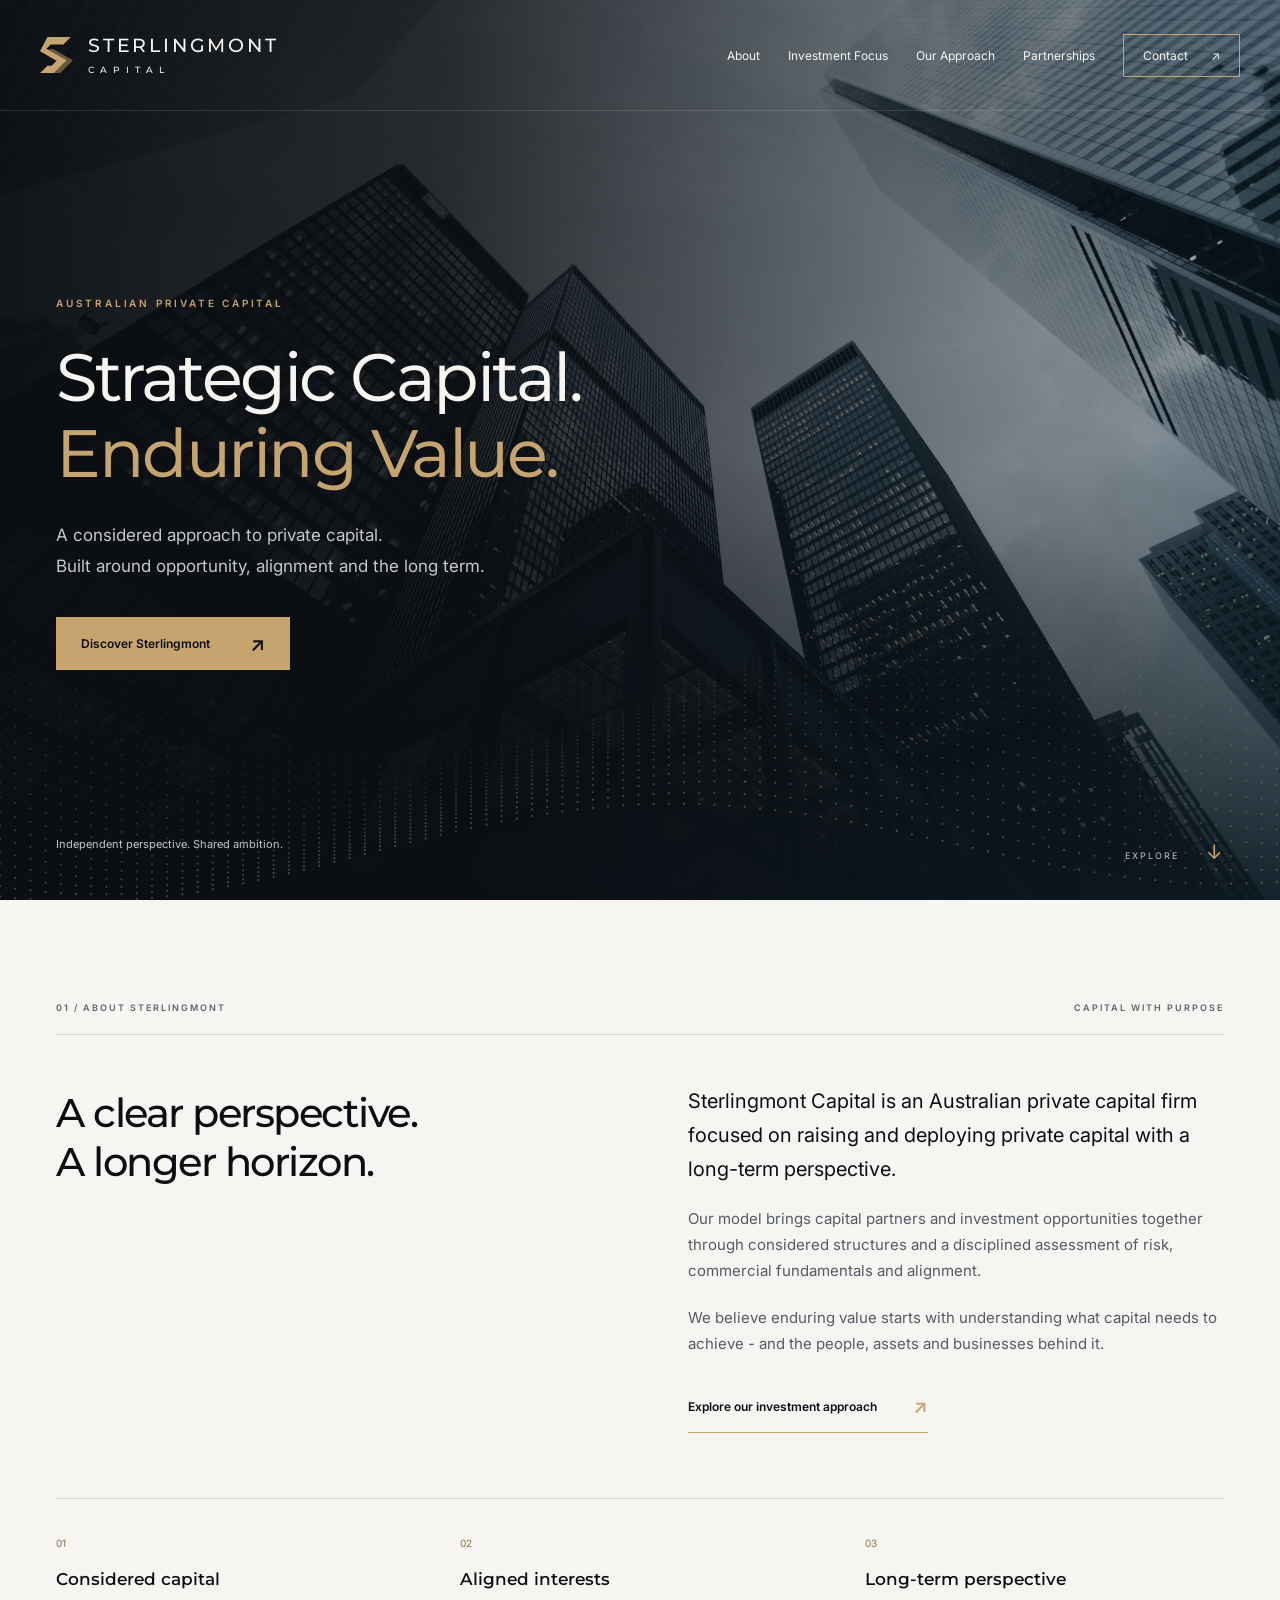
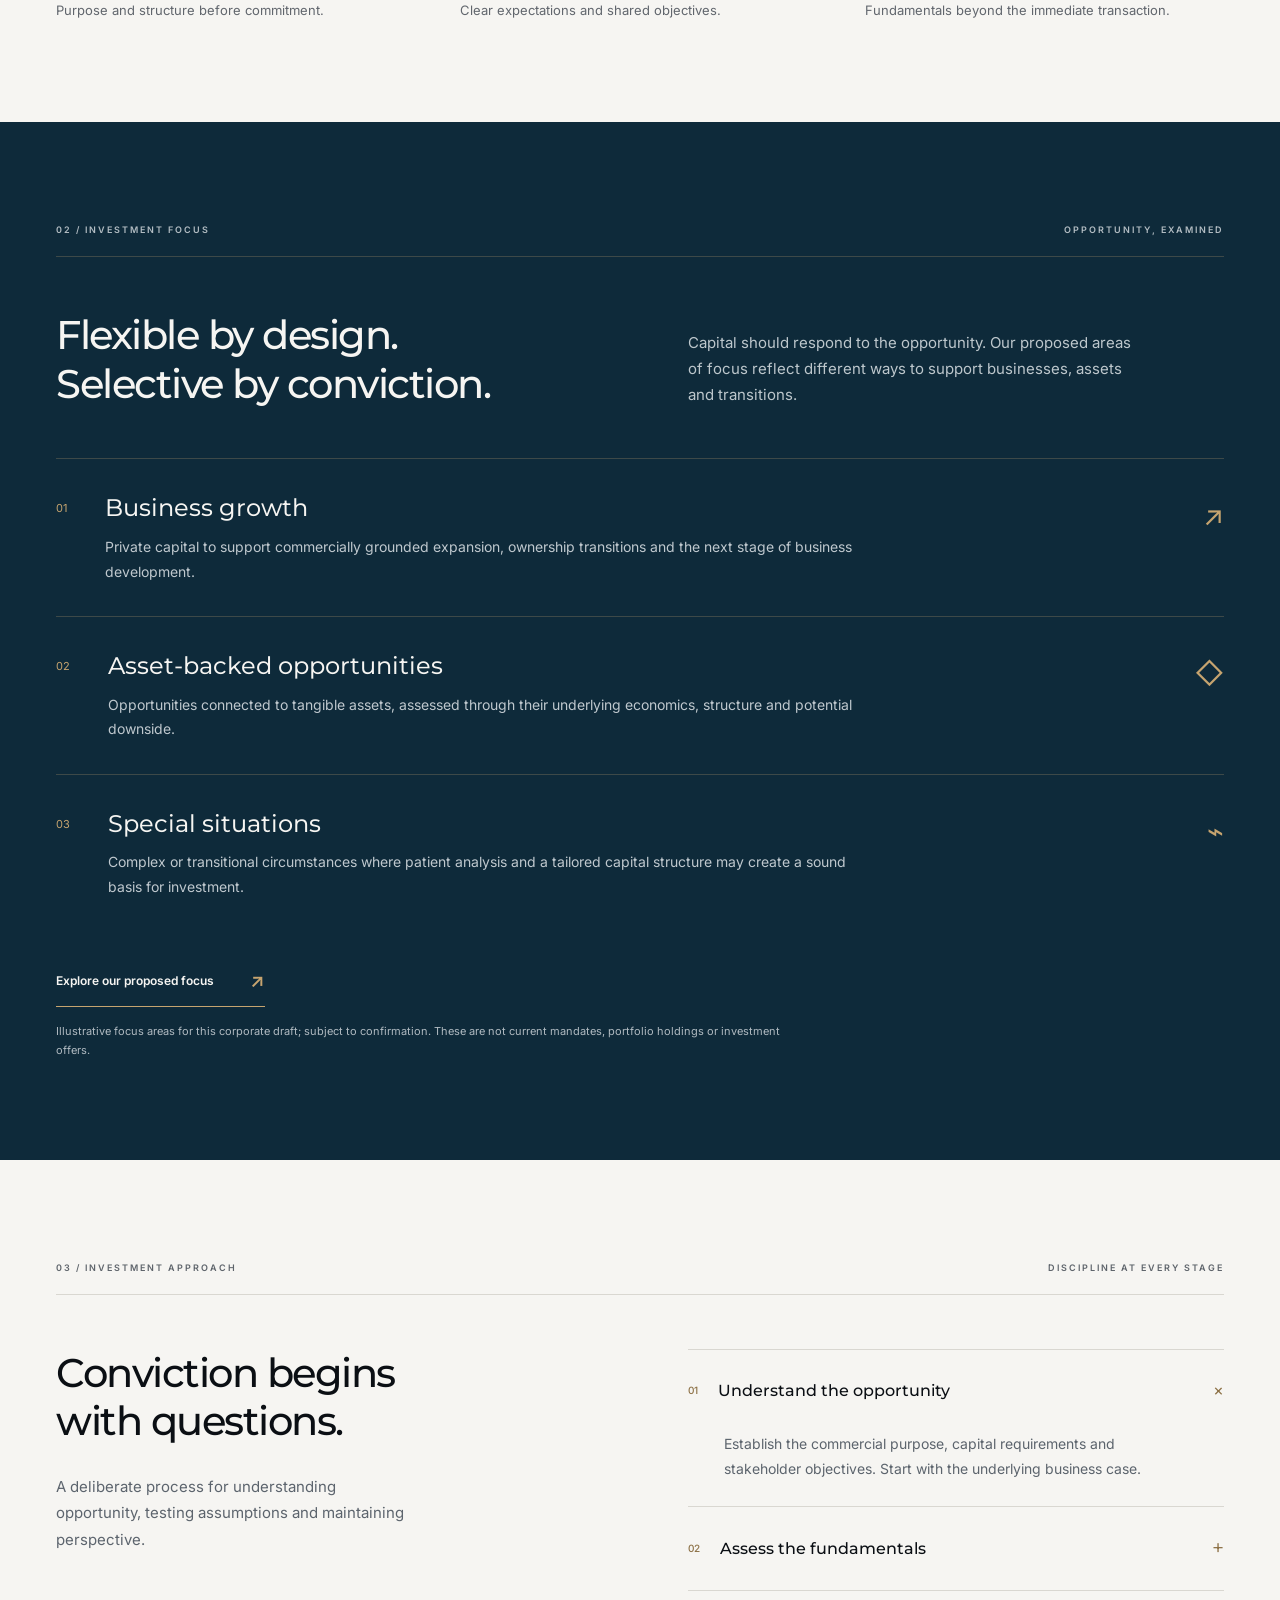
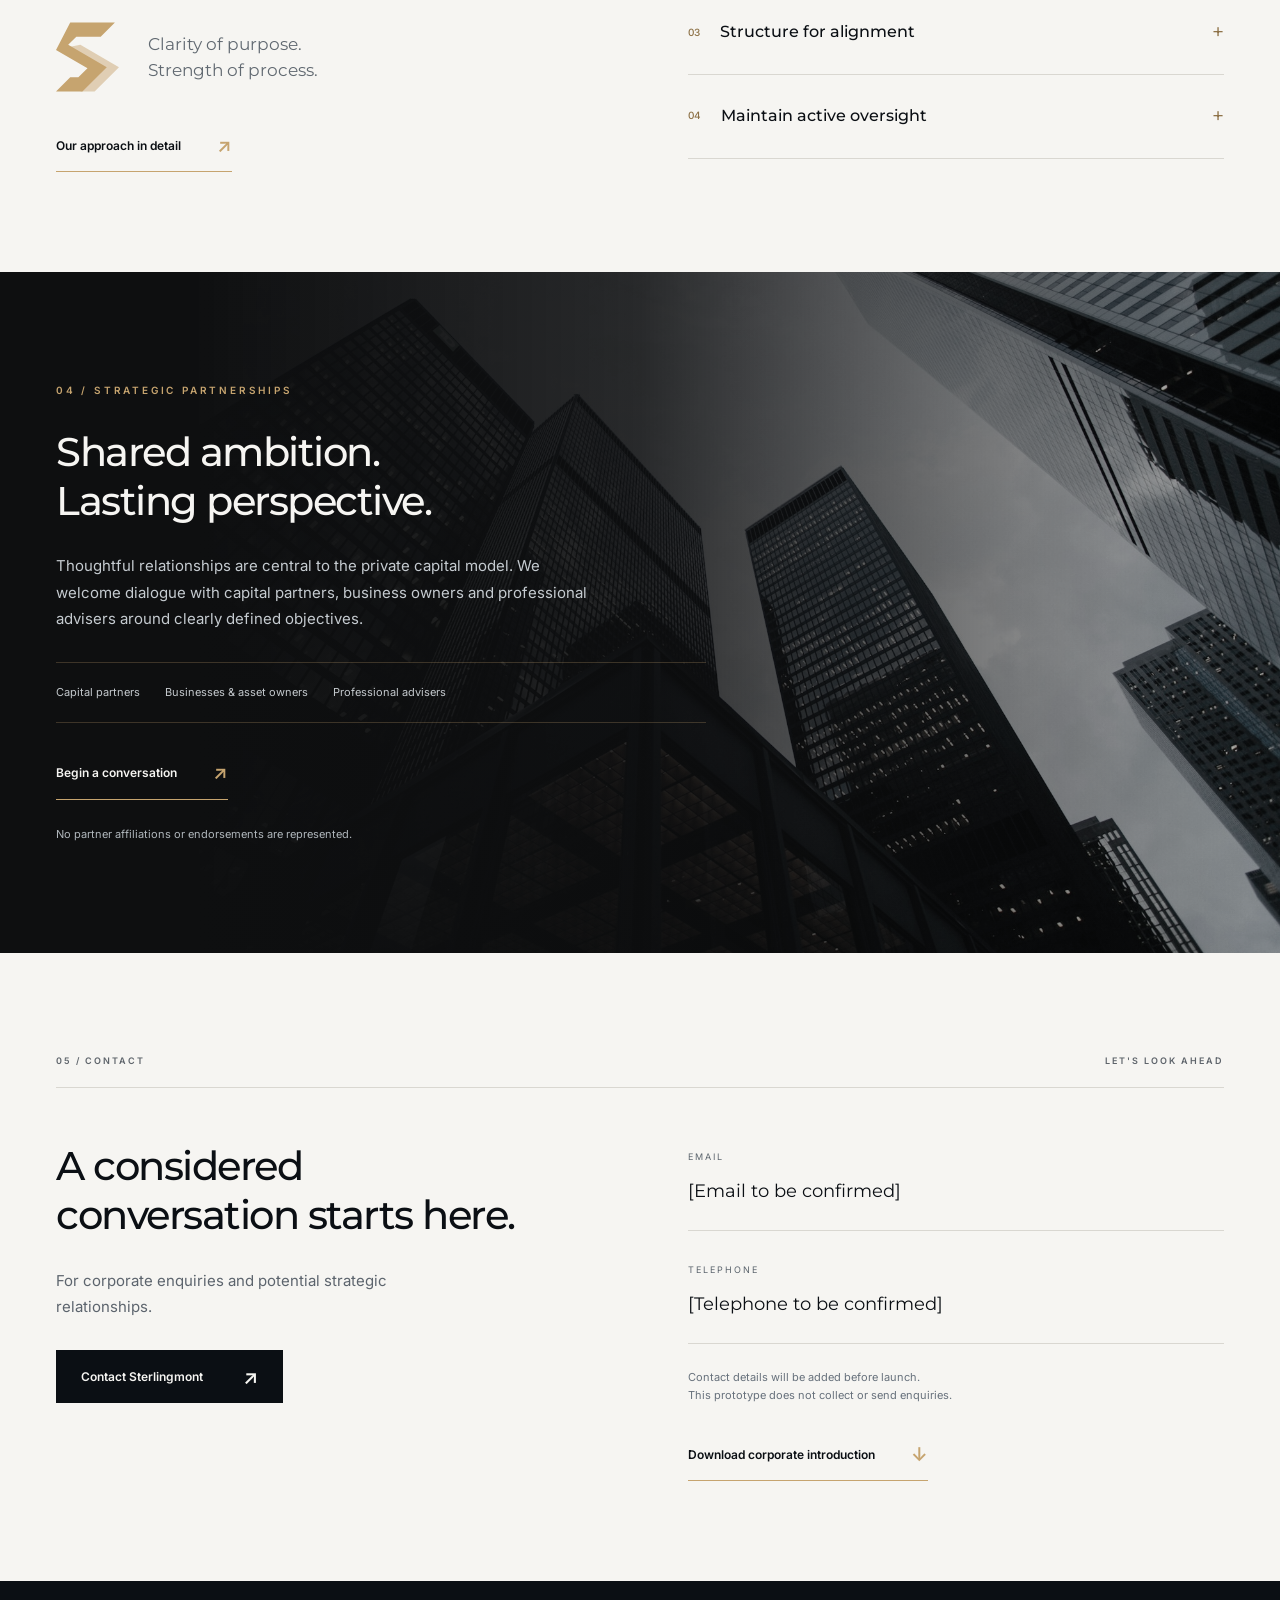
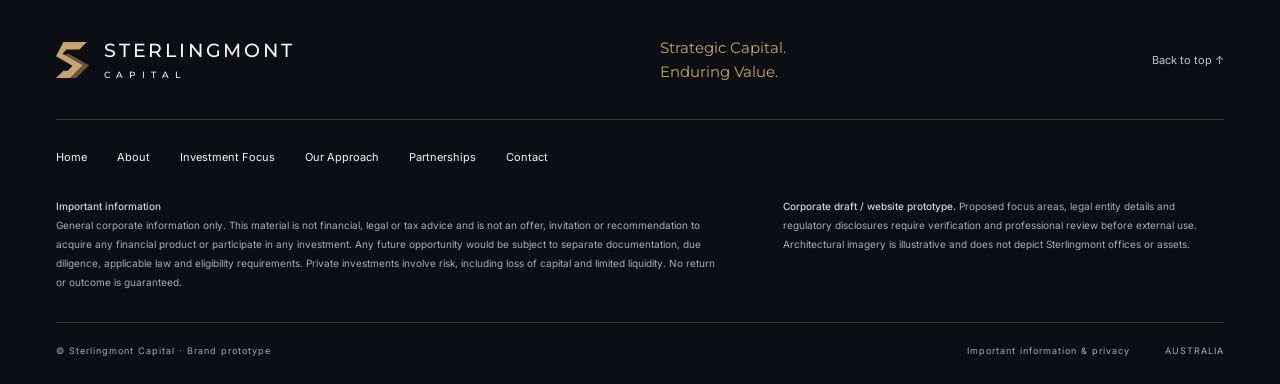
<file: index.html>
<!doctype html><html lang="en-AU"><head><meta charset="utf-8"><meta name="viewport" content="width=device-width,initial-scale=1"><meta name="description" content="Sterlingmont Capital is an Australian private capital firm focused on raising and deploying private capital with a long-term perspective."><meta name="theme-color" content="#0B0F14"><title>Strategic Capital. Enduring Value. | Sterlingmont Capital</title><link rel="icon" href="assets/monogram.svg" type="image/svg+xml"><link rel="stylesheet" href="styles.css"><link rel="stylesheet" href="pages.css"><script src="app.js" defer></script></head><body id="top"><a class="skip" href="#main">Skip to content</a><header><div class="nav-wrap"><a class="brand" href="index.html" aria-label="Sterlingmont Capital home"><img src="assets/monogram.svg" alt="" width="38" height="46"><span>STERLINGMONT<small>CAPITAL</small></span></a><button class="menu-toggle" aria-controls="navigation" aria-expanded="false">Menu <span aria-hidden="true">☰</span></button><nav id="navigation" aria-label="Main navigation"><a href="about.html">About</a><a href="investment-focus.html">Investment Focus</a><a href="investment-approach.html">Our Approach</a><a href="partnerships.html">Partnerships</a><a href="contact.html" class="nav-contact">Contact <span aria-hidden="true">↗</span></a></nav></div></header><main id="main"><section class="hero" id="home"><div class="hero-photo" role="img" aria-label="Upward view of contemporary glass architecture"></div><div class="hero-shade"></div><img class="hero-wave" src="assets/particle-wave.svg" alt=""><div class="wrap hero-content"><p class="eyebrow">AUSTRALIAN PRIVATE CAPITAL</p><h1>Strategic Capital.<br><em>Enduring Value.</em></h1><p class="hero-description">A considered approach to private capital.<br>Built around opportunity, alignment and the long term.</p><a class="button gold" href="about.html">Discover Sterlingmont <span>↗</span></a></div><div class="hero-bottom wrap"><span>Independent perspective. Shared ambition.</span><a href="#home-introduction">EXPLORE <span>↓</span></a></div></section>
<section class="about light section" id="home-introduction"><div class="wrap"><div class="section-label"><span>01 / ABOUT STERLINGMONT</span><span>CAPITAL WITH PURPOSE</span></div><div class="two-col about-grid"><h2>A clear perspective.<br>A longer horizon.</h2><div><p class="lead">Sterlingmont Capital is an Australian private capital firm focused on raising and deploying private capital with a long-term perspective.</p><p>Our model brings capital partners and investment opportunities together through considered structures and a disciplined assessment of risk, commercial fundamentals and alignment.</p><p>We believe enduring value starts with understanding what capital needs to achieve - and the people, assets and businesses behind it.</p><a class="text-link" href="investment-approach.html">Explore our investment approach <span>↗</span></a></div></div><div class="principles"><div><span>01</span><h3>Considered capital</h3><p>Purpose and structure before commitment.</p></div><div><span>02</span><h3>Aligned interests</h3><p>Clear expectations and shared objectives.</p></div><div><span>03</span><h3>Long-term perspective</h3><p>Fundamentals beyond the immediate transaction.</p></div></div></div></section>
<section class="focus section" id="expertise"><div class="wrap"><div class="section-label"><span>02 / INVESTMENT FOCUS</span><span>OPPORTUNITY, EXAMINED</span></div><div class="section-intro"><h2>Flexible by design.<br>Selective by conviction.</h2><p>Capital should respond to the opportunity. Our proposed areas of focus reflect different ways to support businesses, assets and transitions.</p></div><div class="focus-list"><article><span class="number">01</span><div><h3>Business growth</h3><p>Private capital to support commercially grounded expansion, ownership transitions and the next stage of business development.</p></div><span class="focus-symbol">↗</span></article><article><span class="number">02</span><div><h3>Asset-backed opportunities</h3><p>Opportunities connected to tangible assets, assessed through their underlying economics, structure and potential downside.</p></div><span class="focus-symbol">◇</span></article><article><span class="number">03</span><div><h3>Special situations</h3><p>Complex or transitional circumstances where patient analysis and a tailored capital structure may create a sound basis for investment.</p></div><span class="focus-symbol">⌁</span></article></div><a class="text-link" href="investment-focus.html">Explore our proposed focus <span>↗</span></a><p class="caption">Illustrative focus areas for this corporate draft; subject to confirmation. These are not current mandates, portfolio holdings or investment offers.</p></div></section>
<section class="approach light section" id="approach"><div class="wrap"><div class="section-label"><span>03 / INVESTMENT APPROACH</span><span>DISCIPLINE AT EVERY STAGE</span></div><div class="two-col"><div><h2>Conviction begins<br>with questions.</h2><p class="intro-body">A deliberate process for understanding opportunity, testing assumptions and maintaining perspective.</p><div class="approach-note"><img src="assets/monogram.svg" width="65" height="78" alt=""><p>Clarity of purpose.<br>Strength of process.</p></div><a class="text-link" href="investment-approach.html">Our approach in detail <span>↗</span></a></div><div class="steps"><details open><summary><span>01</span> Understand the opportunity <b>+</b></summary><p>Establish the commercial purpose, capital requirements and stakeholder objectives. Start with the underlying business case.</p></details><details><summary><span>02</span> Assess the fundamentals <b>+</b></summary><p>Examine cash flows, asset quality, governance and relevant risks. Test assumptions against alternative scenarios and independent information.</p></details><details><summary><span>03</span> Structure for alignment <b>+</b></summary><p>Consider appropriate terms, responsibilities and decision rights. Define expectations clearly before capital is committed.</p></details><details><summary><span>04</span> Maintain active oversight <b>+</b></summary><p>Set a framework for reporting, monitoring and review, with attention to changing conditions and the objectives established at the outset.</p></details></div></div></div></section>
<section class="partnerships section" id="partnerships"><div class="partnership-image" role="img" aria-label="Architectural detail of glass towers"></div><div class="wrap partnership-content"><p class="eyebrow">04 / STRATEGIC PARTNERSHIPS</p><h2>Shared ambition.<br>Lasting perspective.</h2><p>Thoughtful relationships are central to the private capital model. We welcome dialogue with capital partners, business owners and professional advisers around clearly defined objectives.</p><div class="partner-types"><span>Capital partners</span><span>Businesses &amp; asset owners</span><span>Professional advisers</span></div><a class="text-link" href="contact.html">Begin a conversation <span>↗</span></a><p class="caption">No partner affiliations or endorsements are represented.</p></div></section>
<section class="contact light section" id="contact"><div class="wrap"><div class="section-label"><span>05 / CONTACT</span><span>LET'S LOOK AHEAD</span></div><div class="two-col"><div><h2>A considered<br>conversation starts here.</h2><p class="intro-body">For corporate enquiries and potential strategic relationships.</p><a class="button dark" href="contact.html">Contact Sterlingmont <span>↗</span></a></div><div class="contact-details"><div><span>EMAIL</span><p>[Email to be confirmed]</p></div><div><span>TELEPHONE</span><p>[Telephone to be confirmed]</p></div><p class="caption">Contact details will be added before launch.<br>This prototype does not collect or send enquiries.</p><a class="text-link" href="Sterlingmont-Corporate-Flyer.pdf" download>Download corporate introduction <span>↓</span></a></div></div></div></section></main><footer><div class="wrap"><div class="footer-top"><a class="brand" href="index.html" aria-label="Sterlingmont Capital home"><img src="assets/monogram.svg" alt="" width="38" height="46"><span>STERLINGMONT<small>CAPITAL</small></span></a><p>Strategic Capital.<br>Enduring Value.</p><a href="#top">Back to top ↑</a></div><nav class="footer-nav" aria-label="Footer navigation"><a href="index.html">Home</a><a href="about.html">About</a><a href="investment-focus.html">Investment Focus</a><a href="investment-approach.html">Our Approach</a><a href="partnerships.html">Partnerships</a><a href="contact.html">Contact</a></nav><div class="legal"><p><strong>Important information</strong><br>General corporate information only. This material is not financial, legal or tax advice and is not an offer, invitation or recommendation to acquire any financial product or participate in any investment. Any future opportunity would be subject to separate documentation, due diligence, applicable law and eligibility requirements. Private investments involve risk, including loss of capital and limited liquidity. No return or outcome is guaranteed.</p><p><strong>Corporate draft / website prototype.</strong> Proposed focus areas, legal entity details and regulatory disclosures require verification and professional review before external use. Architectural imagery is illustrative and does not depict Sterlingmont offices or assets.</p></div><div class="footer-bottom"><span>© Sterlingmont Capital · Brand prototype</span><div><a href="information.html">Important information &amp; privacy</a><span>AUSTRALIA</span></div></div></div></footer></body></html>
</file>
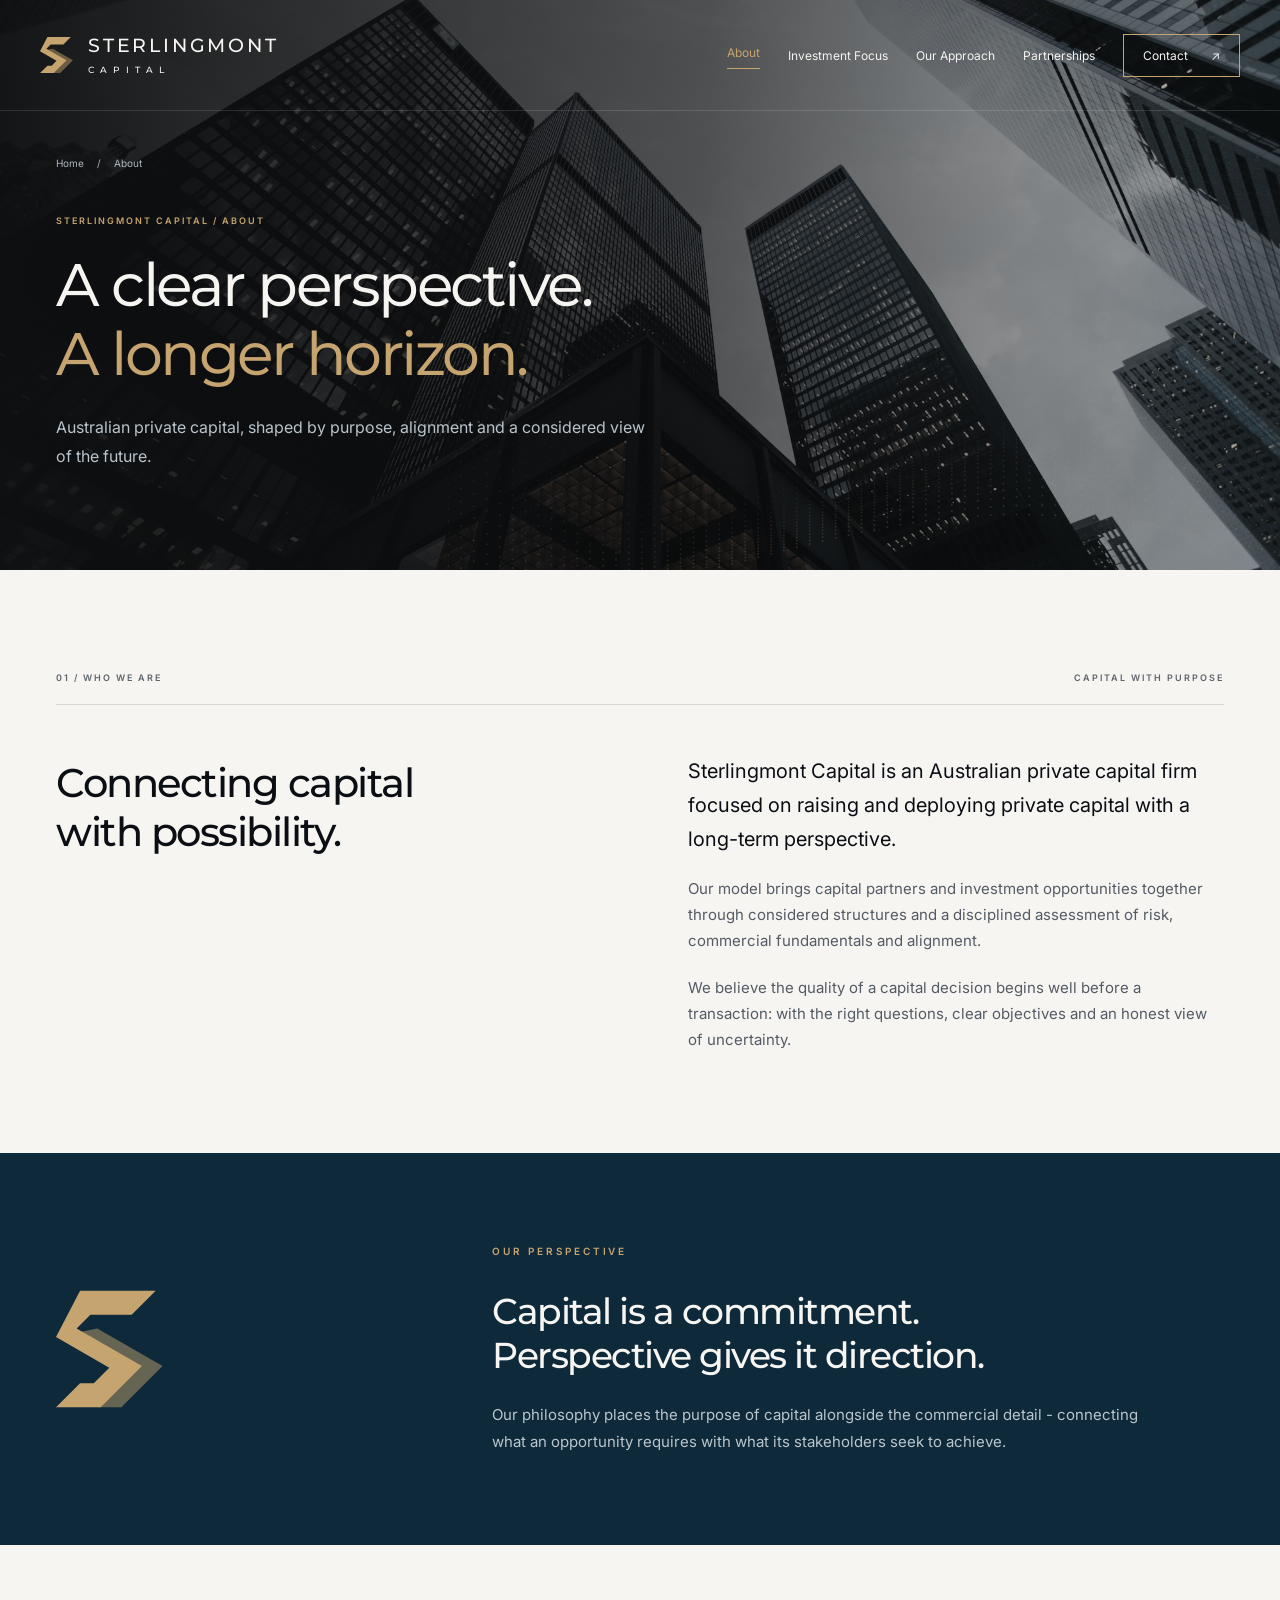
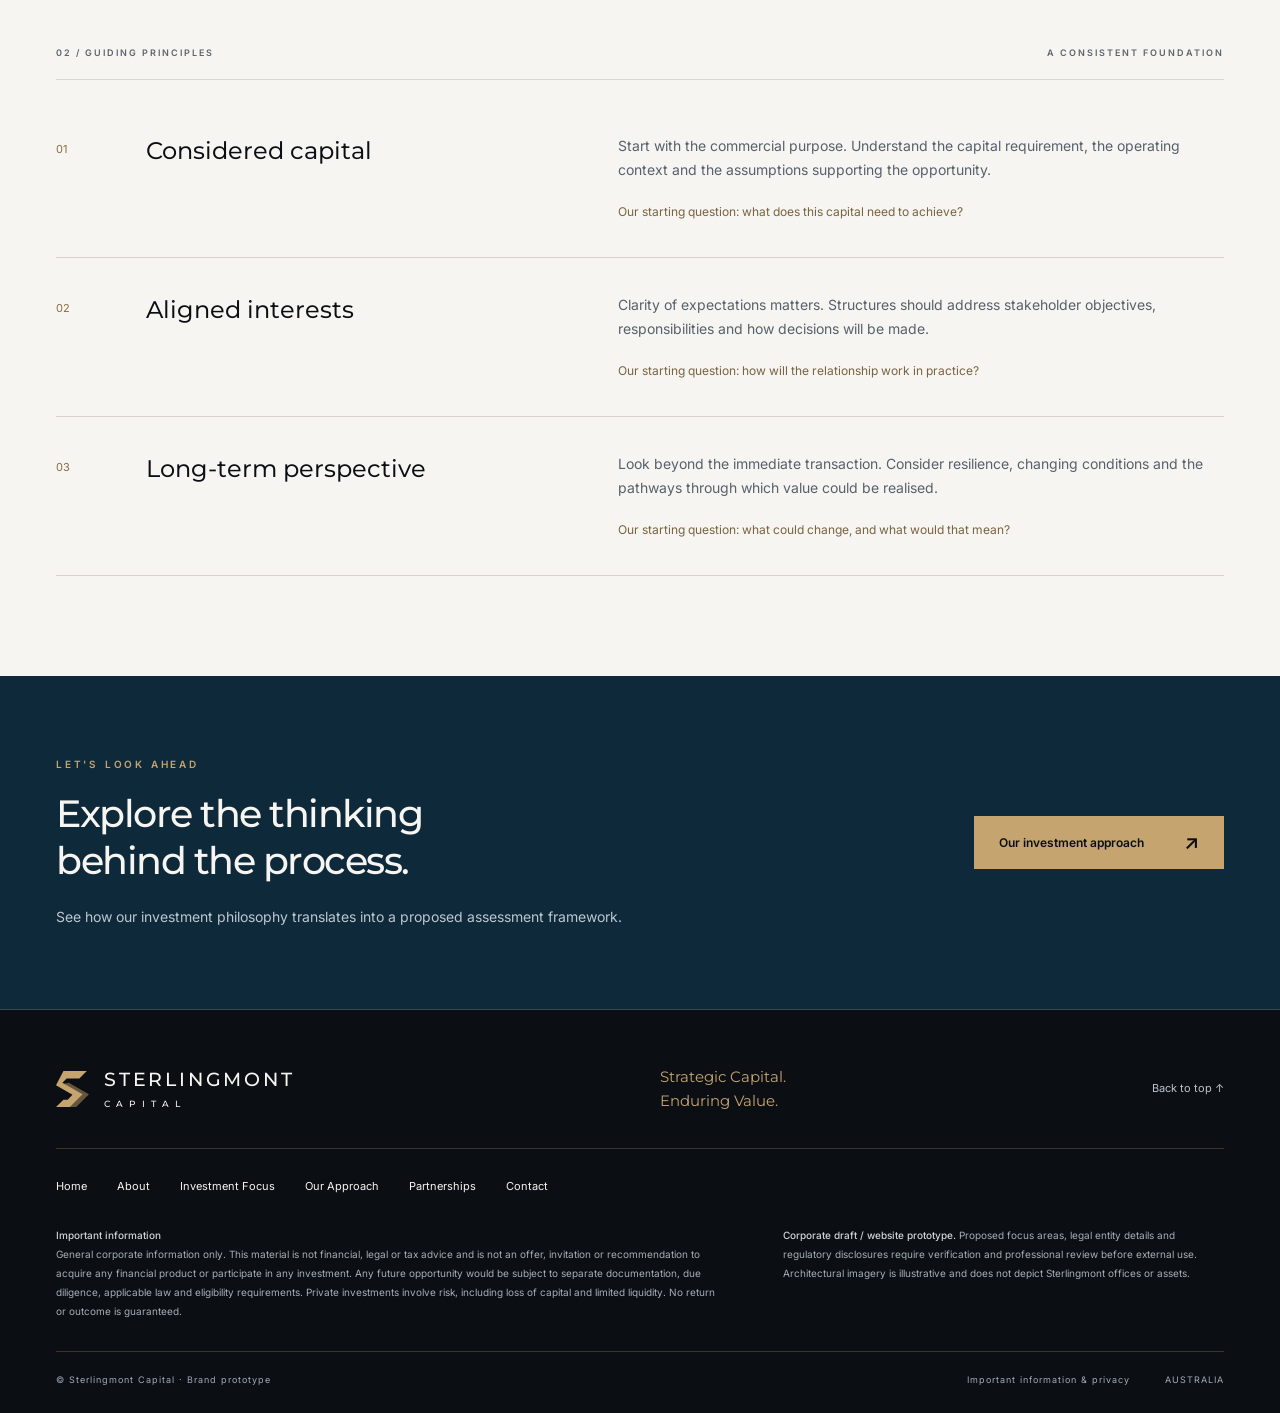
<file: about.html>
<!doctype html><html lang="en-AU"><head><meta charset="utf-8"><meta name="viewport" content="width=device-width,initial-scale=1"><meta name="description" content="The purpose, private capital model and guiding principles behind Sterlingmont Capital."><meta name="theme-color" content="#0B0F14"><title>About | Sterlingmont Capital</title><link rel="icon" href="assets/monogram.svg" type="image/svg+xml"><link rel="stylesheet" href="styles.css"><link rel="stylesheet" href="pages.css"><script src="app.js" defer></script></head><body id="top"><a class="skip" href="#main">Skip to content</a><header><div class="nav-wrap"><a class="brand" href="index.html" aria-label="Sterlingmont Capital home"><img src="assets/monogram.svg" alt="" width="38" height="46"><span>STERLINGMONT<small>CAPITAL</small></span></a><button class="menu-toggle" aria-controls="navigation" aria-expanded="false">Menu <span aria-hidden="true">☰</span></button><nav id="navigation" aria-label="Main navigation"><a href="about.html" aria-current="page">About</a><a href="investment-focus.html">Investment Focus</a><a href="investment-approach.html">Our Approach</a><a href="partnerships.html">Partnerships</a><a href="contact.html" class="nav-contact">Contact <span aria-hidden="true">↗</span></a></nav></div></header><main id="main"><section class="inner-hero architecture-hero"><div class="inner-art" aria-hidden="true"></div><img class="inner-wave" src="assets/particle-wave.svg" alt=""><div class="wrap"><div class="breadcrumb"><a href="index.html">Home</a><span>/</span><span>About</span></div><p class="eyebrow">STERLINGMONT CAPITAL / ABOUT</p><h1>A clear perspective.<br><em>A longer horizon.</em></h1><p class="inner-deck">Australian private capital, shaped by purpose, alignment and a considered view of the future.</p></div></section><section class="section light"><div class="wrap"><div class="section-label"><span>01 / WHO WE ARE</span><span>CAPITAL WITH PURPOSE</span></div><div class="two-col about-grid"><h2>Connecting capital<br>with possibility.</h2><div><p class="lead">Sterlingmont Capital is an Australian private capital firm focused on raising and deploying private capital with a long-term perspective.</p><p>Our model brings capital partners and investment opportunities together through considered structures and a disciplined assessment of risk, commercial fundamentals and alignment.</p><p>We believe the quality of a capital decision begins well before a transaction: with the right questions, clear objectives and an honest view of uncertainty.</p></div></div></div></section>
<section class="brand-statement"><div class="wrap"><img src="assets/monogram.svg" alt="" width="90" height="108"><div><p class="eyebrow">OUR PERSPECTIVE</p><h2>Capital is a commitment.<br>Perspective gives it direction.</h2><p>Our philosophy places the purpose of capital alongside the commercial detail - connecting what an opportunity requires with what its stakeholders seek to achieve.</p></div></div></section>
<section class="section light"><div class="wrap"><div class="section-label"><span>02 / GUIDING PRINCIPLES</span><span>A CONSISTENT FOUNDATION</span></div><div class="editorial-rows"><article><span>01</span><h3>Considered capital</h3><div><p>Start with the commercial purpose. Understand the capital requirement, the operating context and the assumptions supporting the opportunity.</p><p class="small-note">Our starting question: what does this capital need to achieve?</p></div></article><article><span>02</span><h3>Aligned interests</h3><div><p>Clarity of expectations matters. Structures should address stakeholder objectives, responsibilities and how decisions will be made.</p><p class="small-note">Our starting question: how will the relationship work in practice?</p></div></article><article><span>03</span><h3>Long-term perspective</h3><div><p>Look beyond the immediate transaction. Consider resilience, changing conditions and the pathways through which value could be realised.</p><p class="small-note">Our starting question: what could change, and what would that mean?</p></div></article></div></div></section><section class="closing-cta"><div class="wrap"><div><p class="eyebrow">LET'S LOOK AHEAD</p><h2>Explore the thinking<br>behind the process.</h2><p>See how our investment philosophy translates into a proposed assessment framework.</p></div><a class="button gold" href="investment-approach.html">Our investment approach<span aria-hidden="true">↗</span></a></div></section></main><footer><div class="wrap"><div class="footer-top"><a class="brand" href="index.html" aria-label="Sterlingmont Capital home"><img src="assets/monogram.svg" alt="" width="38" height="46"><span>STERLINGMONT<small>CAPITAL</small></span></a><p>Strategic Capital.<br>Enduring Value.</p><a href="#top">Back to top ↑</a></div><nav class="footer-nav" aria-label="Footer navigation"><a href="index.html">Home</a><a href="about.html">About</a><a href="investment-focus.html">Investment Focus</a><a href="investment-approach.html">Our Approach</a><a href="partnerships.html">Partnerships</a><a href="contact.html">Contact</a></nav><div class="legal"><p><strong>Important information</strong><br>General corporate information only. This material is not financial, legal or tax advice and is not an offer, invitation or recommendation to acquire any financial product or participate in any investment. Any future opportunity would be subject to separate documentation, due diligence, applicable law and eligibility requirements. Private investments involve risk, including loss of capital and limited liquidity. No return or outcome is guaranteed.</p><p><strong>Corporate draft / website prototype.</strong> Proposed focus areas, legal entity details and regulatory disclosures require verification and professional review before external use. Architectural imagery is illustrative and does not depict Sterlingmont offices or assets.</p></div><div class="footer-bottom"><span>© Sterlingmont Capital · Brand prototype</span><div><a href="information.html">Important information &amp; privacy</a><span>AUSTRALIA</span></div></div></div></footer></body></html>
</file>
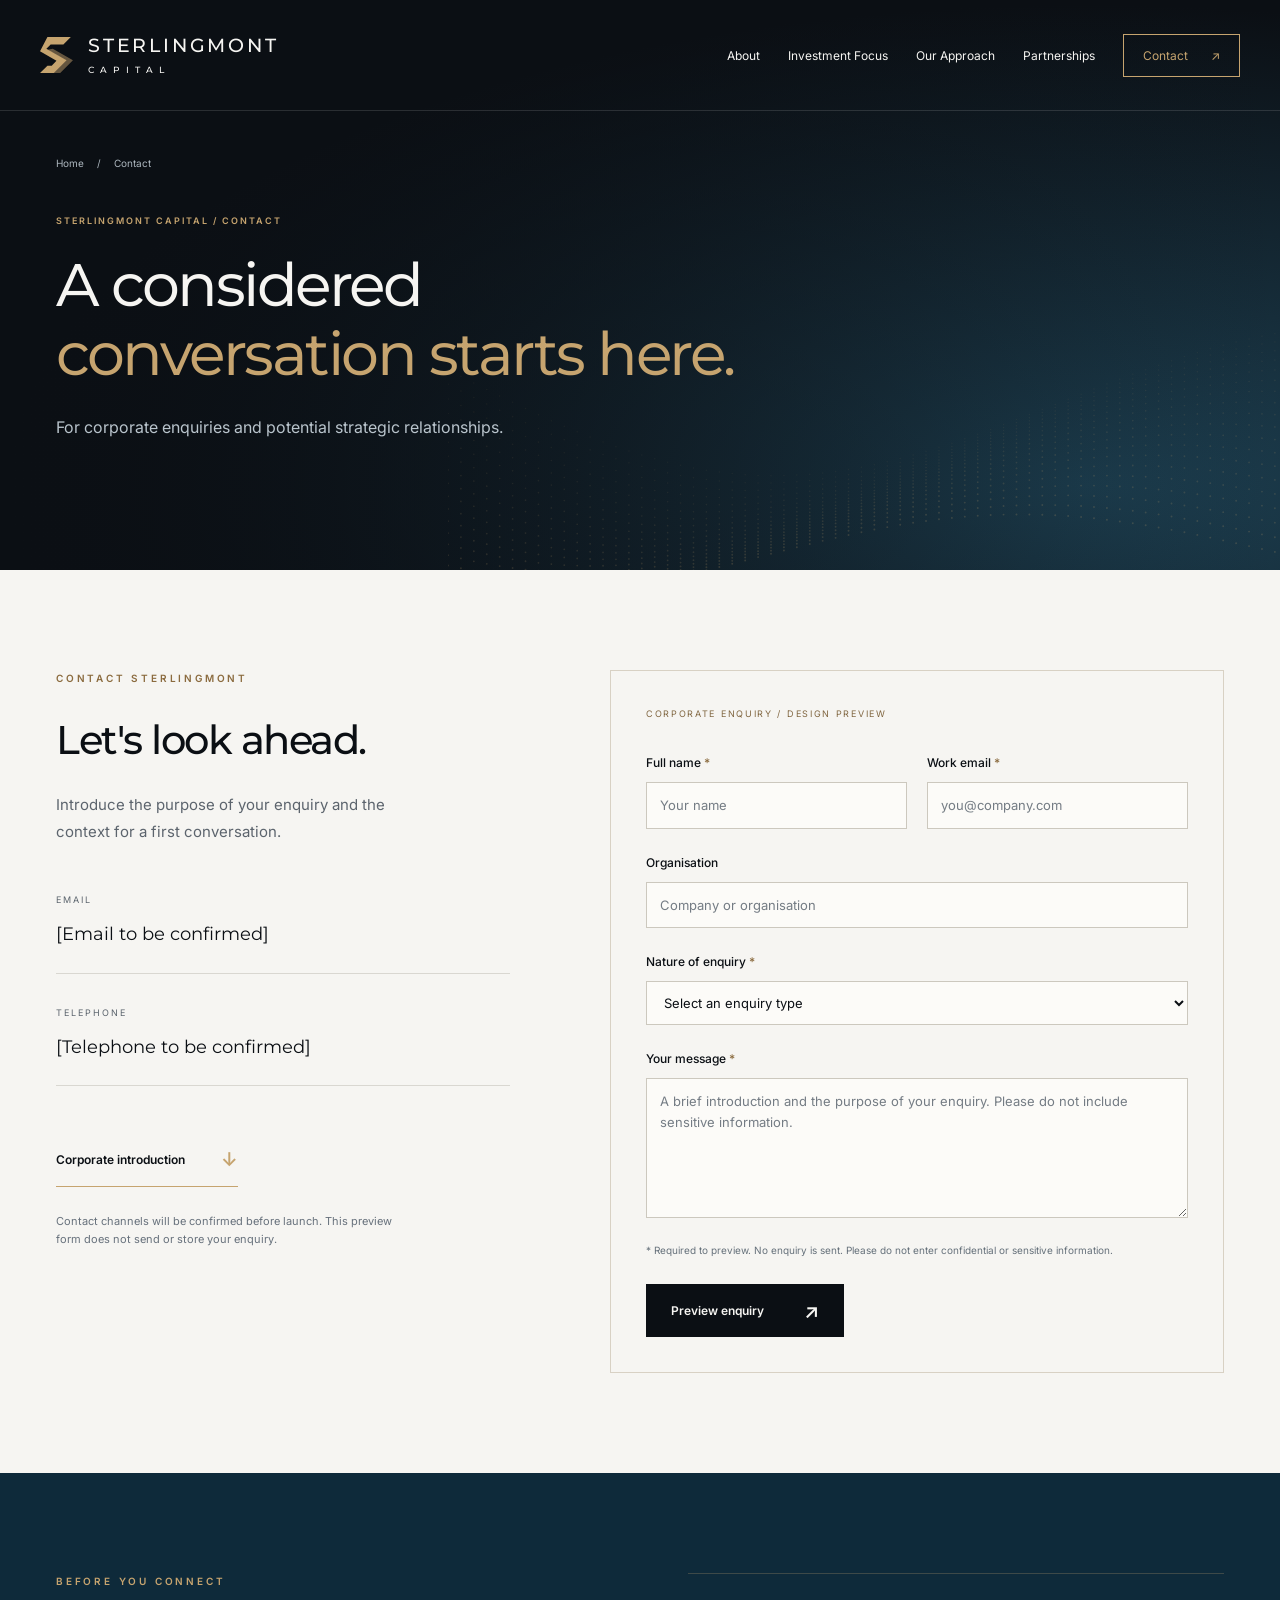
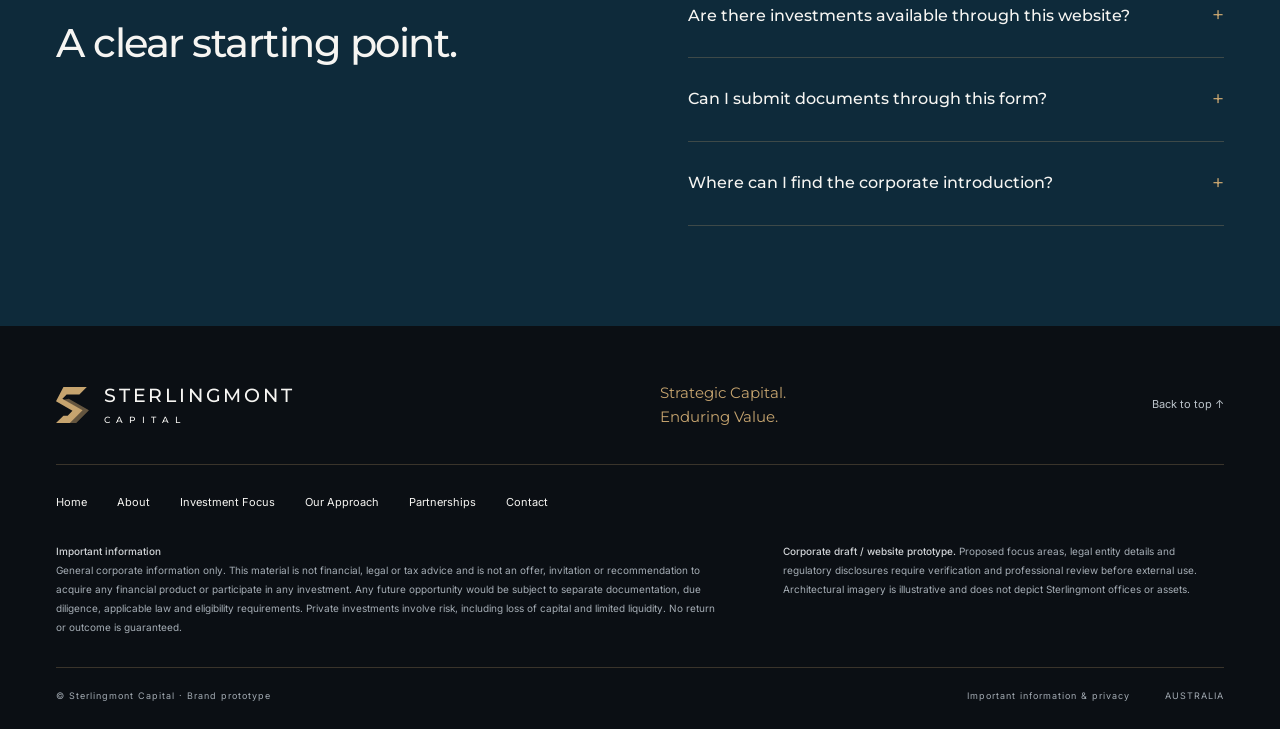
<file: contact.html>
<!doctype html><html lang="en-AU"><head><meta charset="utf-8"><meta name="viewport" content="width=device-width,initial-scale=1"><meta name="description" content="Contact Sterlingmont Capital for corporate enquiries and potential strategic relationships. Contact channels are pending confirmation."><meta name="theme-color" content="#0B0F14"><title>Contact | Sterlingmont Capital</title><link rel="icon" href="assets/monogram.svg" type="image/svg+xml"><link rel="stylesheet" href="styles.css"><link rel="stylesheet" href="pages.css"><script src="app.js" defer></script></head><body id="top"><a class="skip" href="#main">Skip to content</a><header><div class="nav-wrap"><a class="brand" href="index.html" aria-label="Sterlingmont Capital home"><img src="assets/monogram.svg" alt="" width="38" height="46"><span>STERLINGMONT<small>CAPITAL</small></span></a><button class="menu-toggle" aria-controls="navigation" aria-expanded="false">Menu <span aria-hidden="true">☰</span></button><nav id="navigation" aria-label="Main navigation"><a href="about.html">About</a><a href="investment-focus.html">Investment Focus</a><a href="investment-approach.html">Our Approach</a><a href="partnerships.html">Partnerships</a><a href="contact.html" aria-current="page" class="nav-contact">Contact <span aria-hidden="true">↗</span></a></nav></div></header><main id="main"><section class="inner-hero contact-hero"><div class="inner-art" aria-hidden="true"></div><img class="inner-wave" src="assets/particle-wave.svg" alt=""><div class="wrap"><div class="breadcrumb"><a href="index.html">Home</a><span>/</span><span>Contact</span></div><p class="eyebrow">STERLINGMONT CAPITAL / CONTACT</p><h1>A considered<br><em>conversation starts here.</em></h1><p class="inner-deck">For corporate enquiries and potential strategic relationships.</p></div></section><section class="section light"><div class="wrap contact-layout"><aside><p class="eyebrow dark-eyebrow">CONTACT STERLINGMONT</p><h2>Let's look ahead.</h2><p class="intro-body">Introduce the purpose of your enquiry and the context for a first conversation.</p><div class="contact-details"><div><span>EMAIL</span><p>[Email to be confirmed]</p></div><div><span>TELEPHONE</span><p>[Telephone to be confirmed]</p></div></div><a class="text-link" href="Sterlingmont-Corporate-Flyer.pdf" download>Corporate introduction <span>↓</span></a><p class="caption contact-disclosure">Contact channels will be confirmed before launch. This preview form does not send or store your enquiry.</p></aside><div class="enquiry-panel"><p class="micro-label">CORPORATE ENQUIRY / DESIGN PREVIEW</p><form id="enquiry-form"><div class="form-row"><label>Full name <span>*</span><input name="name" autocomplete="name" required maxlength="120" placeholder="Your name"></label><label>Work email <span>*</span><input type="email" name="email" autocomplete="email" required maxlength="180" placeholder="you@company.com"></label></div><label>Organisation<input name="organisation" autocomplete="organization" maxlength="180" placeholder="Company or organisation"></label><label>Nature of enquiry <span>*</span><select name="enquiry" required><option value="" disabled selected>Select an enquiry type</option value="capital">Capital partnership</option><option value="business">Business or asset opportunity</option><option value="adviser">Professional introduction</option><option value="general">General corporate enquiry</option></select></label><label>Your message <span>*</span><textarea name="message" required maxlength="3000" rows="5" placeholder="A brief introduction and the purpose of your enquiry. Please do not include sensitive information."></textarea></label><p class="form-hint">* Required to preview. No enquiry is sent. Please do not enter confidential or sensitive information.</p><button class="button dark" type="submit">Preview enquiry <span aria-hidden="true">↗</span></button></form></div></div></section>
<section class="section focus"><div class="wrap two-col"><div><p class="eyebrow">BEFORE YOU CONNECT</p><h2>A clear starting point.</h2></div><div class="steps dark-steps"><details><summary>Are there investments available through this website?<b>+</b></summary><p>No investment opportunity is offered through this corporate website. Any future opportunity would require separate documentation and applicable eligibility checks.</p></details><details><summary>Can I submit documents through this form?<b>+</b></summary><p>This prototype has no document upload or enquiry delivery service. Document channels and any confidentiality arrangements would need to be agreed separately.</p></details><details><summary>Where can I find the corporate introduction?<b>+</b></summary><p>The two-page corporate introduction is available using the download link above. It is a corporate draft and is not an investment offer.</p></details></div></div></section>
<dialog id="enquiry-preview" aria-labelledby="preview-title"><button class="dialog-close" type="button" aria-label="Close enquiry preview">×</button><p class="eyebrow">ENQUIRY PREVIEW</p><h2 id="preview-title">Your introduction.</h2><p class="preview-notice">Nothing has been sent. This is a design preview.</p><dl id="preview-fields"></dl><button class="button dark dialog-done" type="button">Return to enquiry <span aria-hidden="true">↩</span></button></dialog></main><footer><div class="wrap"><div class="footer-top"><a class="brand" href="index.html" aria-label="Sterlingmont Capital home"><img src="assets/monogram.svg" alt="" width="38" height="46"><span>STERLINGMONT<small>CAPITAL</small></span></a><p>Strategic Capital.<br>Enduring Value.</p><a href="#top">Back to top ↑</a></div><nav class="footer-nav" aria-label="Footer navigation"><a href="index.html">Home</a><a href="about.html">About</a><a href="investment-focus.html">Investment Focus</a><a href="investment-approach.html">Our Approach</a><a href="partnerships.html">Partnerships</a><a href="contact.html">Contact</a></nav><div class="legal"><p><strong>Important information</strong><br>General corporate information only. This material is not financial, legal or tax advice and is not an offer, invitation or recommendation to acquire any financial product or participate in any investment. Any future opportunity would be subject to separate documentation, due diligence, applicable law and eligibility requirements. Private investments involve risk, including loss of capital and limited liquidity. No return or outcome is guaranteed.</p><p><strong>Corporate draft / website prototype.</strong> Proposed focus areas, legal entity details and regulatory disclosures require verification and professional review before external use. Architectural imagery is illustrative and does not depict Sterlingmont offices or assets.</p></div><div class="footer-bottom"><span>© Sterlingmont Capital · Brand prototype</span><div><a href="information.html">Important information &amp; privacy</a><span>AUSTRALIA</span></div></div></div></footer></body></html>
</file>
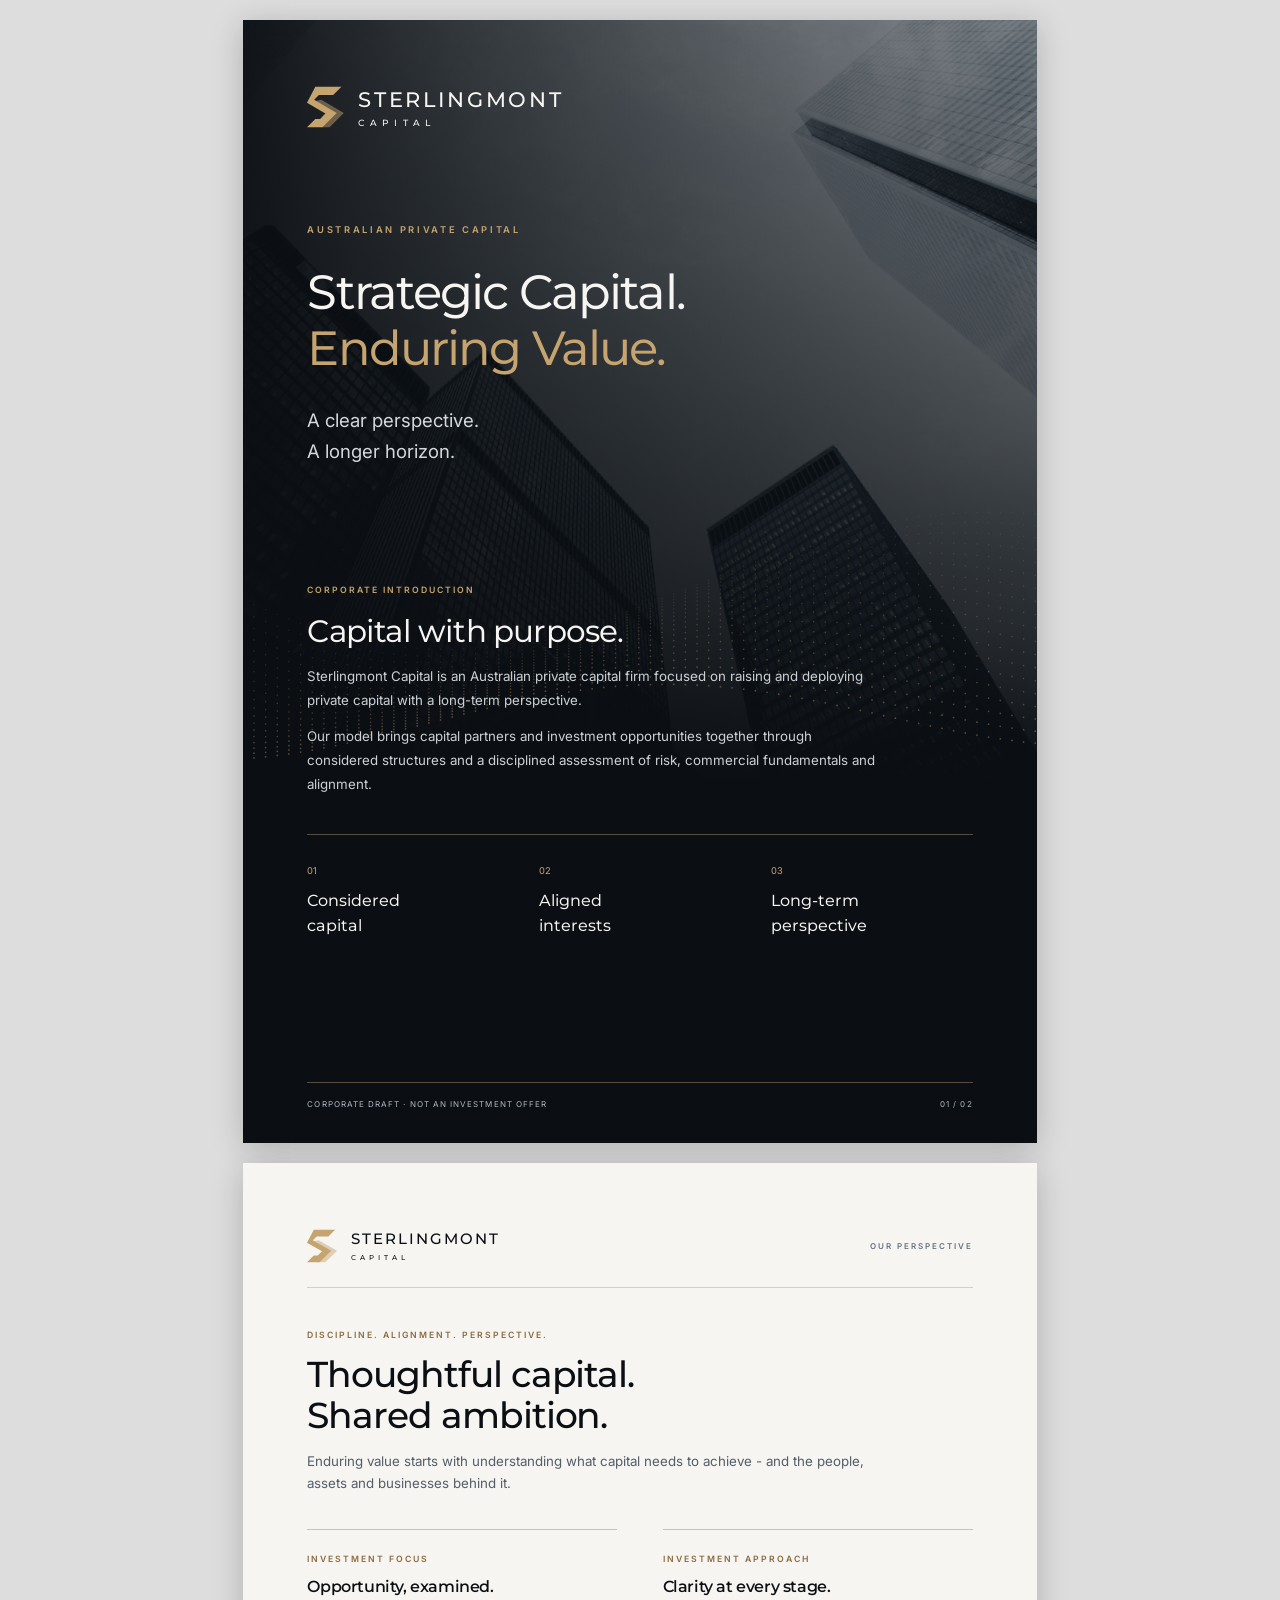
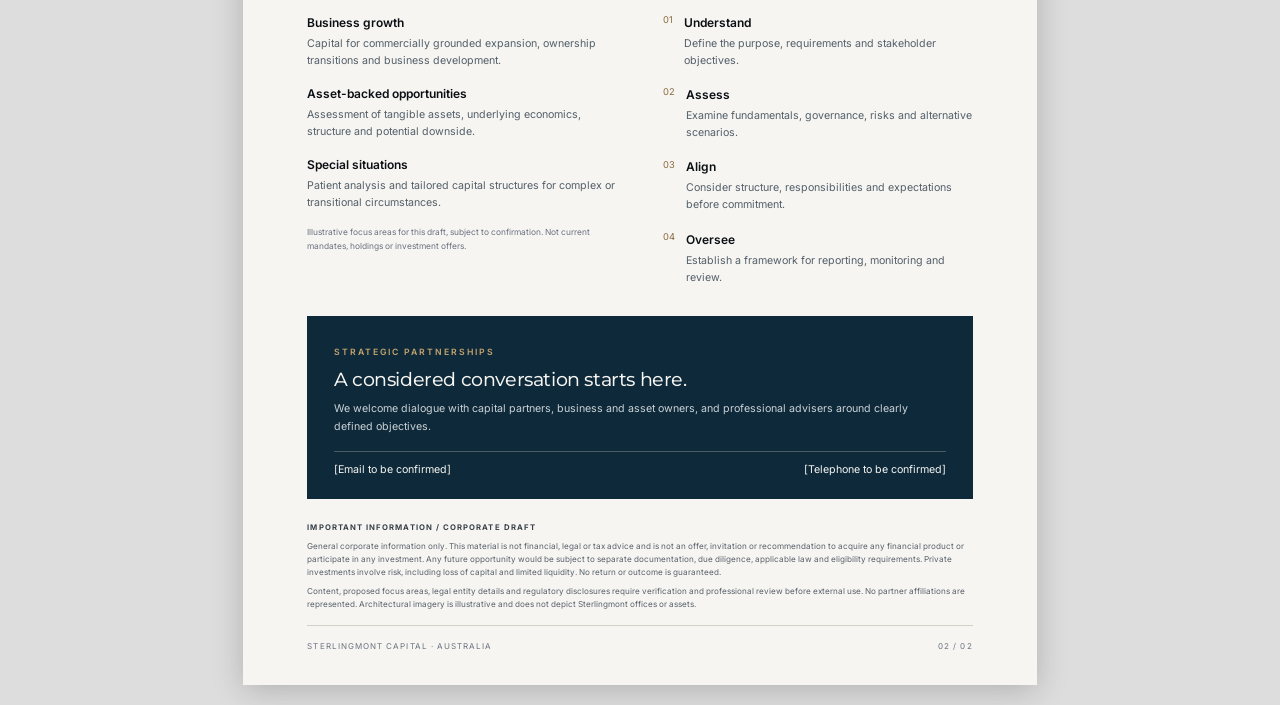
<file: flyer.html>
<!doctype html><html lang="en-AU"><head><meta charset="utf-8"><title>Sterlingmont Capital | Corporate Introduction</title><link rel="stylesheet" href="flyer.css"></head><body>
<article class="page cover"><div class="cover-photo"></div><div class="cover-shade"></div><div class="page-content"><div class="flyer-brand"><img src="assets/monogram.svg" alt="Sterlingmont monogram"><span>STERLINGMONT<small>CAPITAL</small></span></div><p class="kicker">AUSTRALIAN PRIVATE CAPITAL</p><h1>Strategic Capital.<br><em>Enduring Value.</em></h1><p class="cover-deck">A clear perspective.<br>A longer horizon.</p><img class="wave" src="assets/particle-wave.svg" alt=""><div class="cover-intro"><span class="micro">CORPORATE INTRODUCTION</span><h2>Capital with purpose.</h2><p>Sterlingmont Capital is an Australian private capital firm focused on raising and deploying private capital with a long-term perspective.</p><p>Our model brings capital partners and investment opportunities together through considered structures and a disciplined assessment of risk, commercial fundamentals and alignment.</p></div><div class="cover-values"><div><span>01</span><h3>Considered<br>capital</h3></div><div><span>02</span><h3>Aligned<br>interests</h3></div><div><span>03</span><h3>Long-term<br>perspective</h3></div></div><div class="page-foot"><span>CORPORATE DRAFT · NOT AN INVESTMENT OFFER</span><span>01 / 02</span></div></div></article>
<article class="page inside"><div class="page-content"><div class="inside-head"><div class="flyer-brand"><img src="assets/monogram.svg" alt="Sterlingmont monogram"><span>STERLINGMONT<small>CAPITAL</small></span></div><span class="micro">OUR PERSPECTIVE</span></div><div class="opening"><span class="micro gold-text">DISCIPLINE. ALIGNMENT. PERSPECTIVE.</span><h2>Thoughtful capital.<br>Shared ambition.</h2><p>Enduring value starts with understanding what capital needs to achieve - and the people, assets and businesses behind it.</p></div><div class="columns"><section><span class="micro gold-text">INVESTMENT FOCUS</span><h3>Opportunity, examined.</h3><div class="focus-item"><b>Business growth</b><p>Capital for commercially grounded expansion, ownership transitions and business development.</p></div><div class="focus-item"><b>Asset-backed opportunities</b><p>Assessment of tangible assets, underlying economics, structure and potential downside.</p></div><div class="focus-item"><b>Special situations</b><p>Patient analysis and tailored capital structures for complex or transitional circumstances.</p></div><p class="tiny">Illustrative focus areas for this draft, subject to confirmation. Not current mandates, holdings or investment offers.</p></section><section><span class="micro gold-text">INVESTMENT APPROACH</span><h3>Clarity at every stage.</h3><div class="step"><span>01</span><div><b>Understand</b><p>Define the purpose, requirements and stakeholder objectives.</p></div></div><div class="step"><span>02</span><div><b>Assess</b><p>Examine fundamentals, governance, risks and alternative scenarios.</p></div></div><div class="step"><span>03</span><div><b>Align</b><p>Consider structure, responsibilities and expectations before commitment.</p></div></div><div class="step"><span>04</span><div><b>Oversee</b><p>Establish a framework for reporting, monitoring and review.</p></div></div></section></div><div class="partnership-box"><span class="micro">STRATEGIC PARTNERSHIPS</span><h3>A considered conversation starts here.</h3><p>We welcome dialogue with capital partners, business and asset owners, and professional advisers around clearly defined objectives.</p><div class="contacts"><span>[Email to be confirmed]</span><span>[Telephone to be confirmed]</span></div></div><div class="flyer-legal"><b>IMPORTANT INFORMATION / CORPORATE DRAFT</b><p>General corporate information only. This material is not financial, legal or tax advice and is not an offer, invitation or recommendation to acquire any financial product or participate in any investment. Any future opportunity would be subject to separate documentation, due diligence, applicable law and eligibility requirements. Private investments involve risk, including loss of capital and limited liquidity. No return or outcome is guaranteed.</p><p>Content, proposed focus areas, legal entity details and regulatory disclosures require verification and professional review before external use. No partner affiliations are represented. Architectural imagery is illustrative and does not depict Sterlingmont offices or assets.</p></div><div class="page-foot"><span>STERLINGMONT CAPITAL · AUSTRALIA</span><span>02 / 02</span></div></div></article></body></html>
</file>
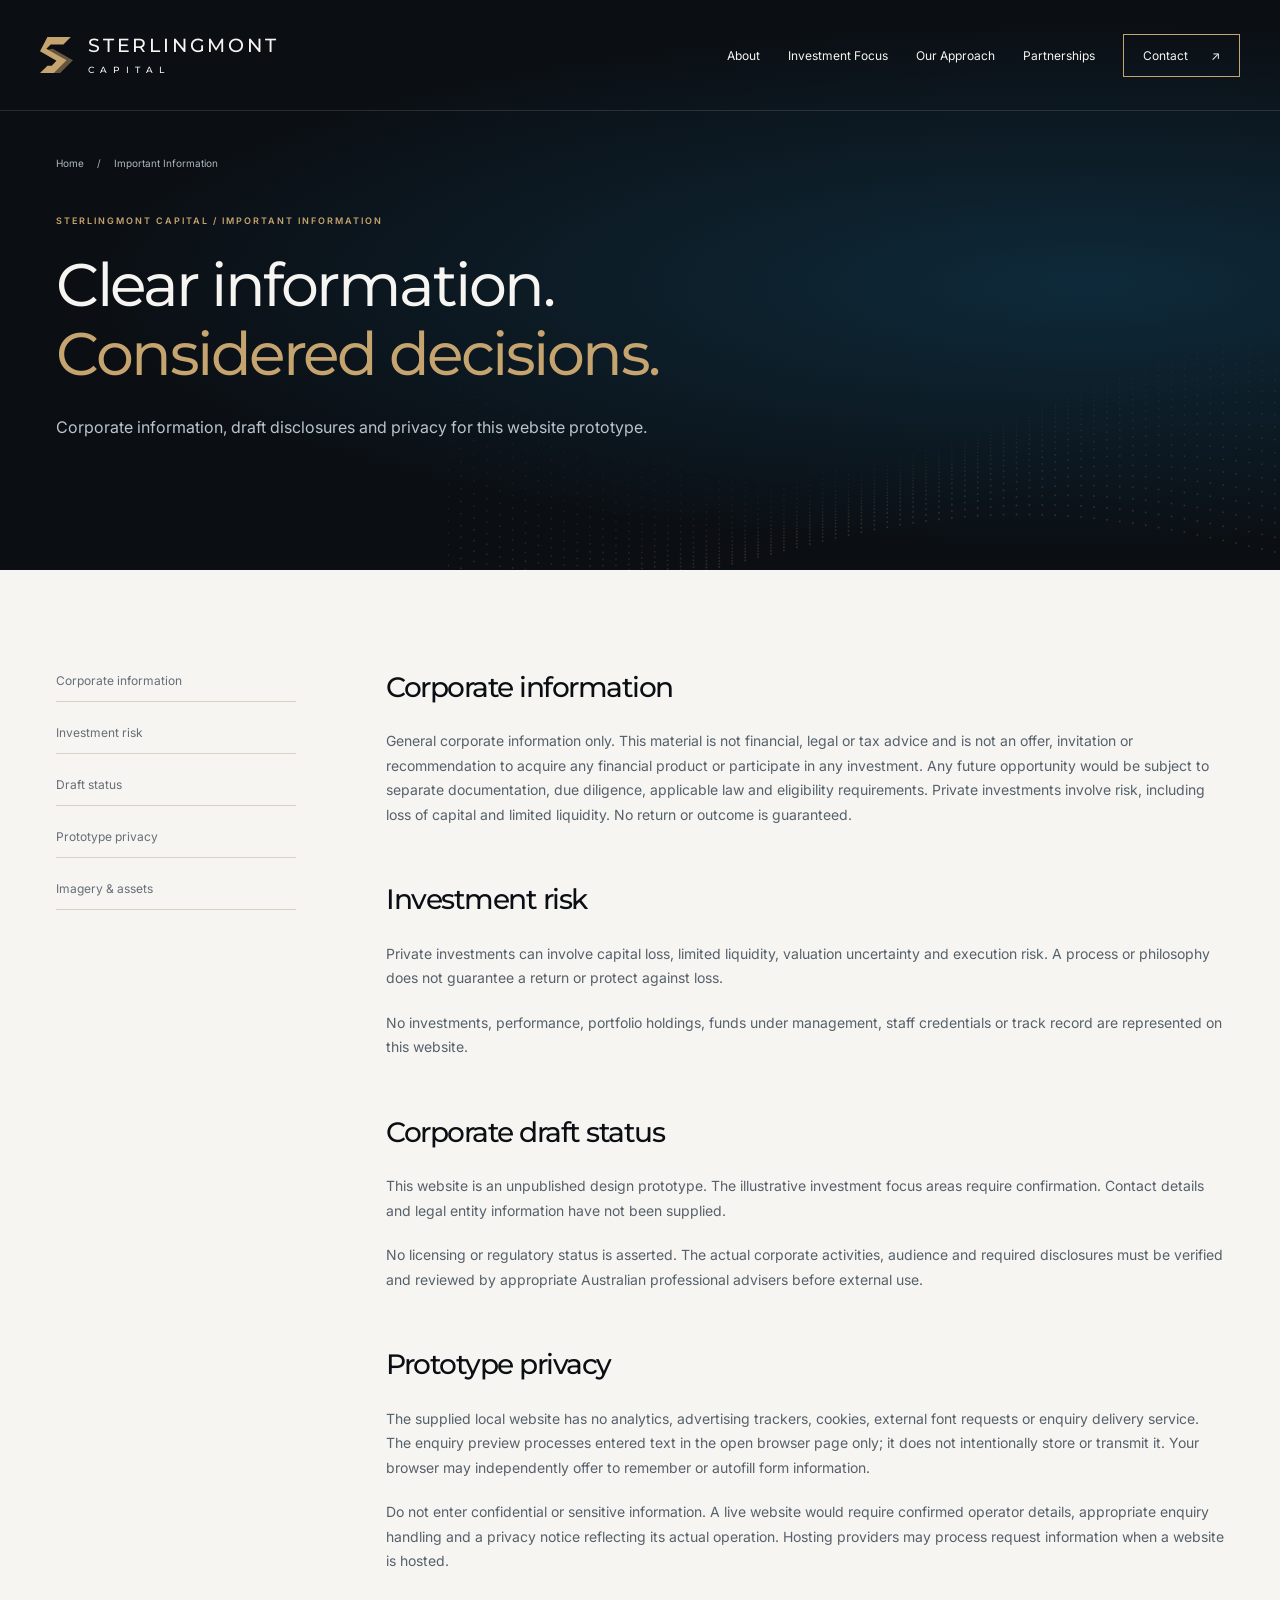
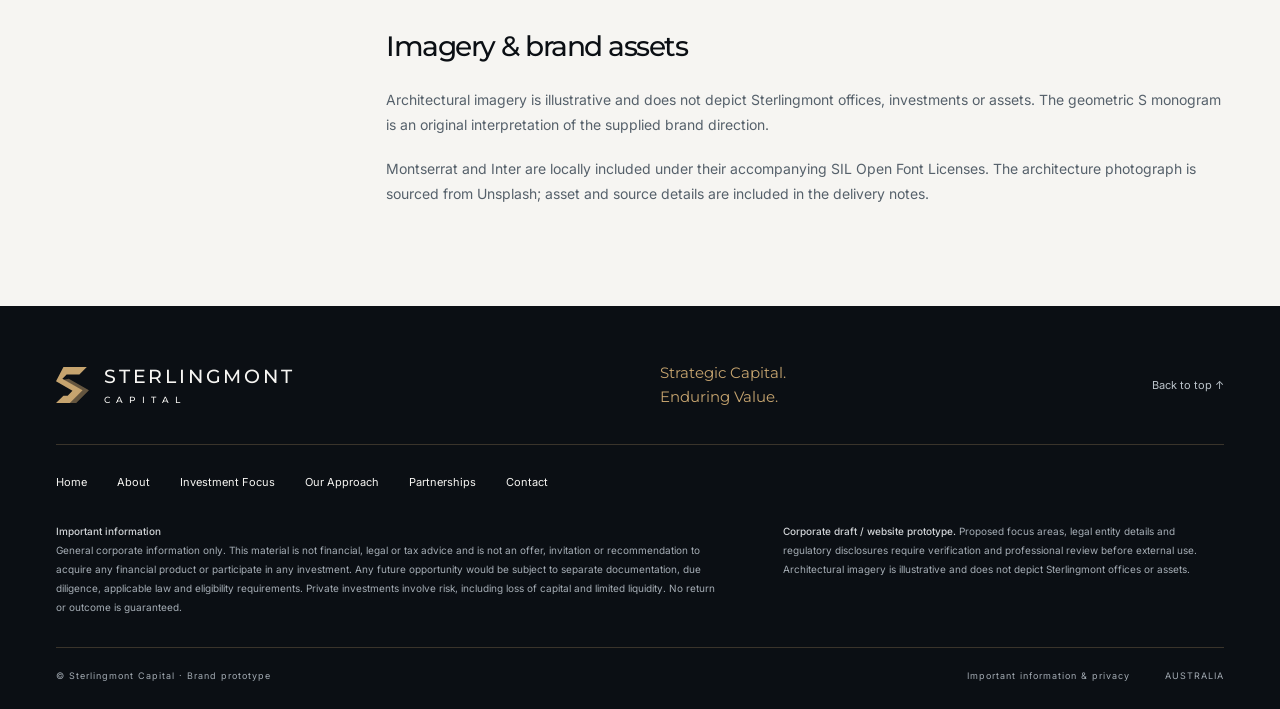
<file: information.html>
<!doctype html><html lang="en-AU"><head><meta charset="utf-8"><meta name="viewport" content="width=device-width,initial-scale=1"><meta name="description" content="Important corporate draft disclosures and prototype privacy information for Sterlingmont Capital."><meta name="theme-color" content="#0B0F14"><title>Important Information & Privacy | Sterlingmont Capital</title><link rel="icon" href="assets/monogram.svg" type="image/svg+xml"><link rel="stylesheet" href="styles.css"><link rel="stylesheet" href="pages.css"><script src="app.js" defer></script></head><body id="top"><a class="skip" href="#main">Skip to content</a><header><div class="nav-wrap"><a class="brand" href="index.html" aria-label="Sterlingmont Capital home"><img src="assets/monogram.svg" alt="" width="38" height="46"><span>STERLINGMONT<small>CAPITAL</small></span></a><button class="menu-toggle" aria-controls="navigation" aria-expanded="false">Menu <span aria-hidden="true">☰</span></button><nav id="navigation" aria-label="Main navigation"><a href="about.html">About</a><a href="investment-focus.html">Investment Focus</a><a href="investment-approach.html">Our Approach</a><a href="partnerships.html">Partnerships</a><a href="contact.html" class="nav-contact">Contact <span aria-hidden="true">↗</span></a></nav></div></header><main id="main"><section class="inner-hero "><div class="inner-art" aria-hidden="true"></div><img class="inner-wave" src="assets/particle-wave.svg" alt=""><div class="wrap"><div class="breadcrumb"><a href="index.html">Home</a><span>/</span><span>Important Information</span></div><p class="eyebrow">STERLINGMONT CAPITAL / IMPORTANT INFORMATION</p><h1>Clear information.<br><em>Considered decisions.</em></h1><p class="inner-deck">Corporate information, draft disclosures and privacy for this website prototype.</p></div></section><section class="section light"><div class="wrap information-layout"><nav class="information-nav" aria-label="Information sections"><a href="#corporate">Corporate information</a><a href="#investment-risk">Investment risk</a><a href="#draft-status">Draft status</a><a href="#privacy">Prototype privacy</a><a href="#imagery">Imagery &amp; assets</a></nav><div class="information-content"><section id="corporate"><h2>Corporate information</h2><p>General corporate information only. This material is not financial, legal or tax advice and is not an offer, invitation or recommendation to acquire any financial product or participate in any investment. Any future opportunity would be subject to separate documentation, due diligence, applicable law and eligibility requirements. Private investments involve risk, including loss of capital and limited liquidity. No return or outcome is guaranteed.</p></section><section id="investment-risk"><h2>Investment risk</h2><p>Private investments can involve capital loss, limited liquidity, valuation uncertainty and execution risk. A process or philosophy does not guarantee a return or protect against loss.</p><p>No investments, performance, portfolio holdings, funds under management, staff credentials or track record are represented on this website.</p></section><section id="draft-status"><h2>Corporate draft status</h2><p>This website is an unpublished design prototype. The illustrative investment focus areas require confirmation. Contact details and legal entity information have not been supplied.</p><p>No licensing or regulatory status is asserted. The actual corporate activities, audience and required disclosures must be verified and reviewed by appropriate Australian professional advisers before external use.</p></section><section id="privacy"><h2>Prototype privacy</h2><p>The supplied local website has no analytics, advertising trackers, cookies, external font requests or enquiry delivery service. The enquiry preview processes entered text in the open browser page only; it does not intentionally store or transmit it. Your browser may independently offer to remember or autofill form information.</p><p>Do not enter confidential or sensitive information. A live website would require confirmed operator details, appropriate enquiry handling and a privacy notice reflecting its actual operation. Hosting providers may process request information when a website is hosted.</p></section><section id="imagery"><h2>Imagery &amp; brand assets</h2><p>Architectural imagery is illustrative and does not depict Sterlingmont offices, investments or assets. The geometric S monogram is an original interpretation of the supplied brand direction.</p><p>Montserrat and Inter are locally included under their accompanying SIL Open Font Licenses. The architecture photograph is sourced from Unsplash; asset and source details are included in the delivery notes.</p></section></div></div></section></main><footer><div class="wrap"><div class="footer-top"><a class="brand" href="index.html" aria-label="Sterlingmont Capital home"><img src="assets/monogram.svg" alt="" width="38" height="46"><span>STERLINGMONT<small>CAPITAL</small></span></a><p>Strategic Capital.<br>Enduring Value.</p><a href="#top">Back to top ↑</a></div><nav class="footer-nav" aria-label="Footer navigation"><a href="index.html">Home</a><a href="about.html">About</a><a href="investment-focus.html">Investment Focus</a><a href="investment-approach.html">Our Approach</a><a href="partnerships.html">Partnerships</a><a href="contact.html">Contact</a></nav><div class="legal"><p><strong>Important information</strong><br>General corporate information only. This material is not financial, legal or tax advice and is not an offer, invitation or recommendation to acquire any financial product or participate in any investment. Any future opportunity would be subject to separate documentation, due diligence, applicable law and eligibility requirements. Private investments involve risk, including loss of capital and limited liquidity. No return or outcome is guaranteed.</p><p><strong>Corporate draft / website prototype.</strong> Proposed focus areas, legal entity details and regulatory disclosures require verification and professional review before external use. Architectural imagery is illustrative and does not depict Sterlingmont offices or assets.</p></div><div class="footer-bottom"><span>© Sterlingmont Capital · Brand prototype</span><div><a href="information.html">Important information &amp; privacy</a><span>AUSTRALIA</span></div></div></div></footer></body></html>
</file>
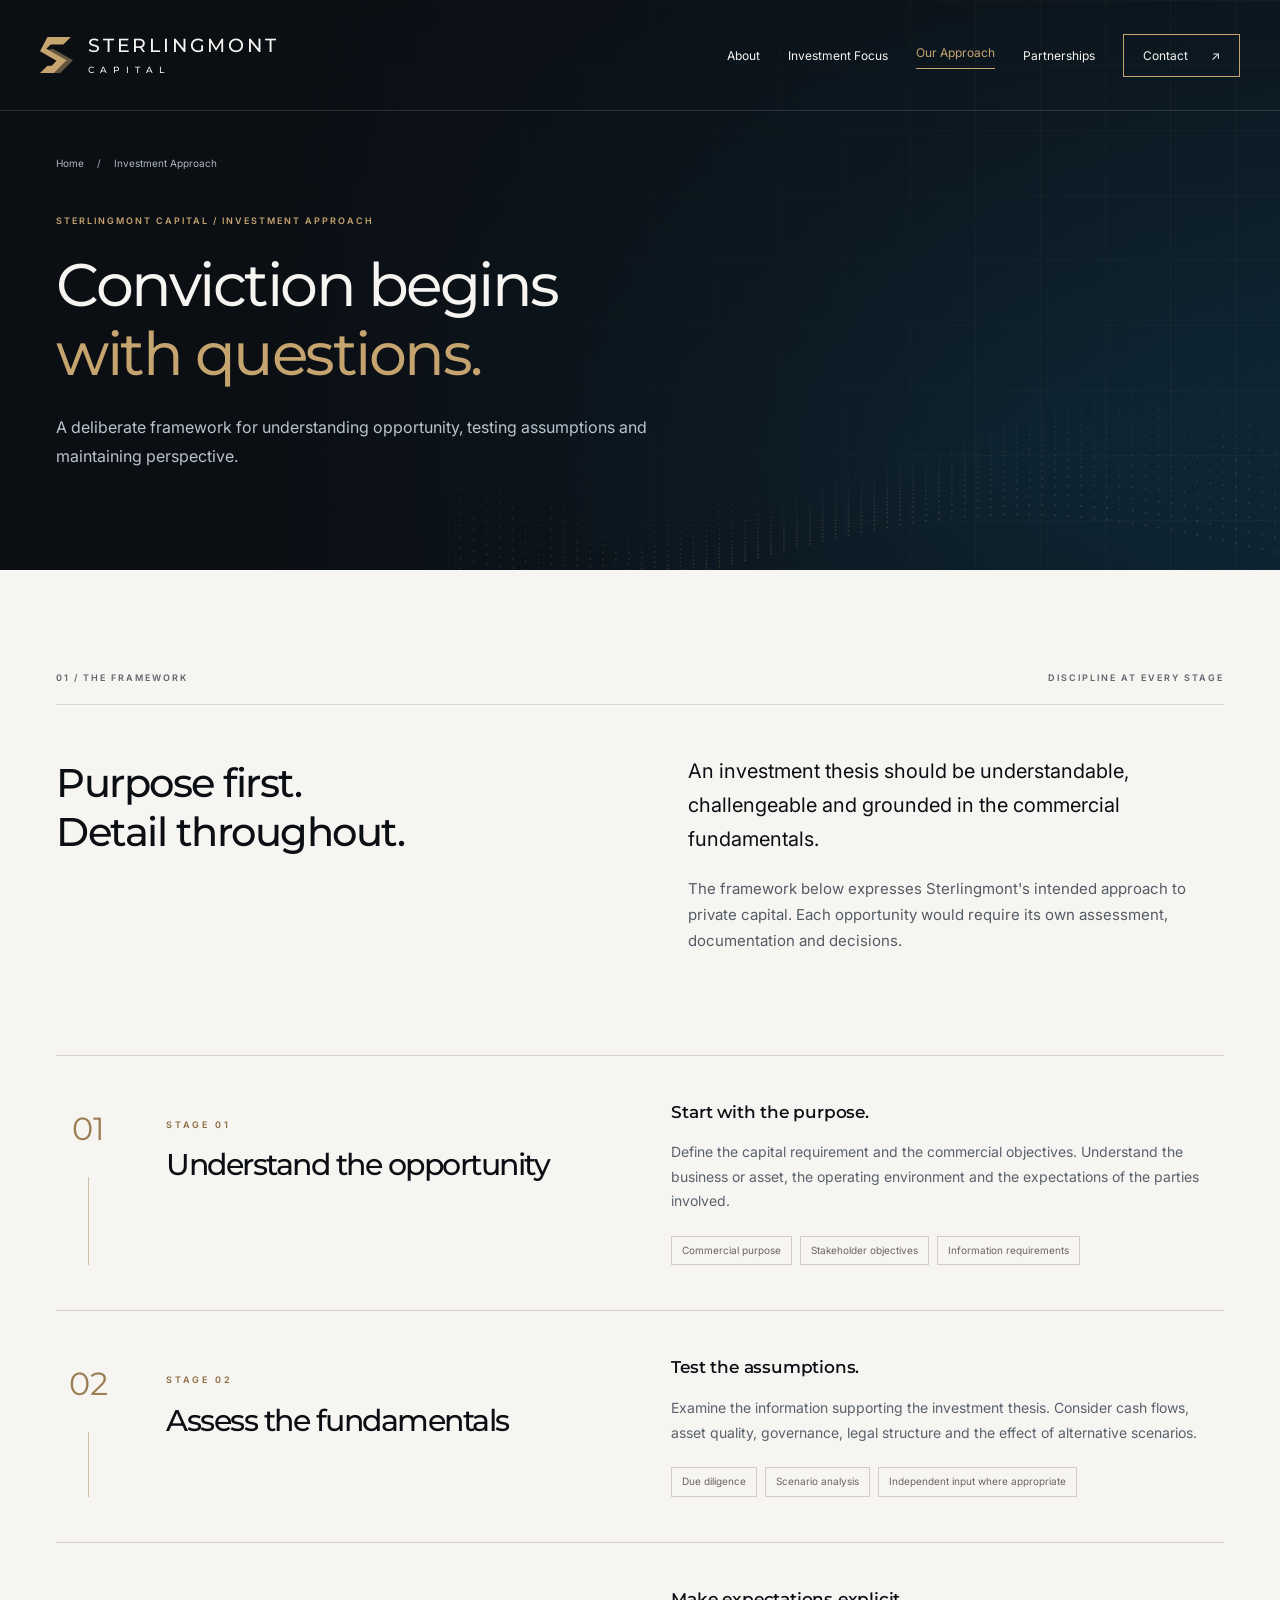
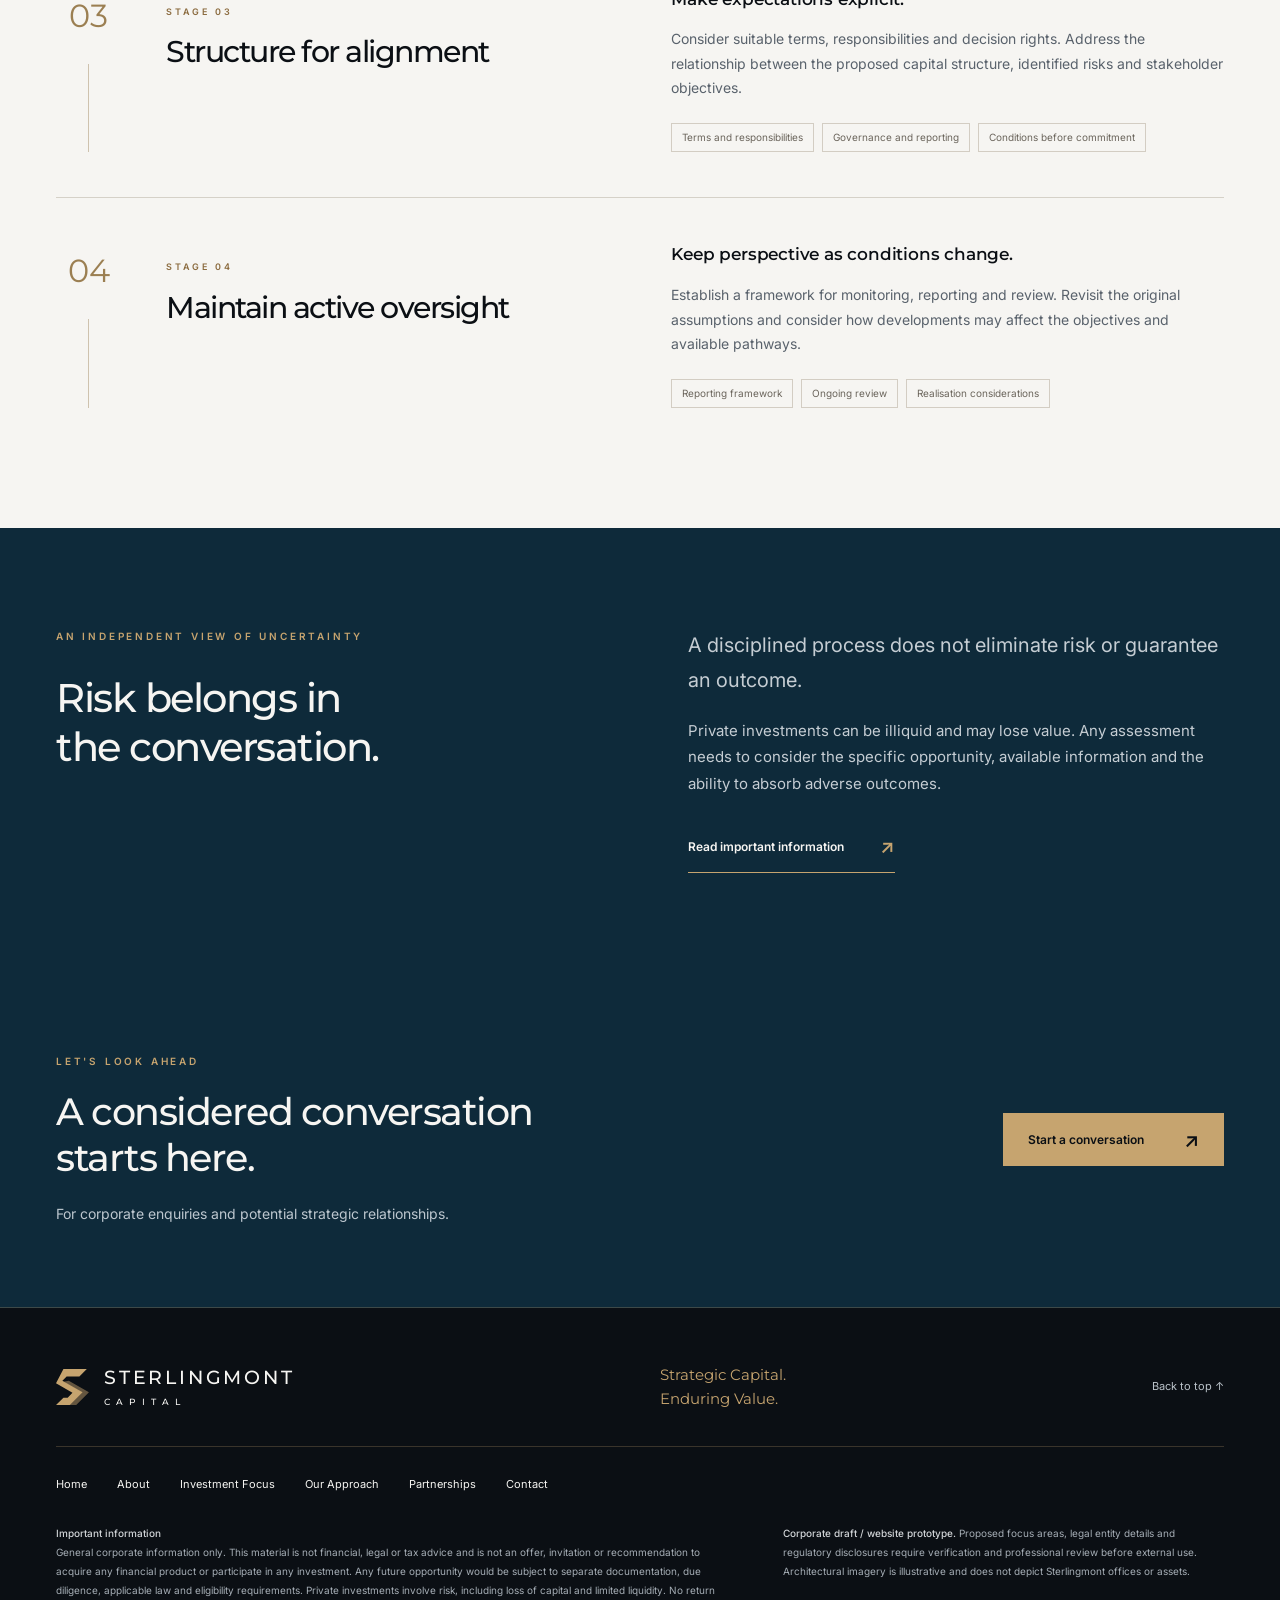
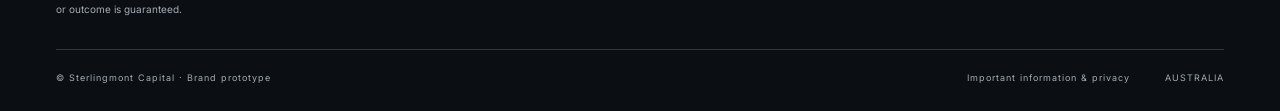
<file: investment-approach.html>
<!doctype html><html lang="en-AU"><head><meta charset="utf-8"><meta name="viewport" content="width=device-width,initial-scale=1"><meta name="description" content="Sterlingmont Capital’s proposed investment framework: understand, assess, align and oversee."><meta name="theme-color" content="#0B0F14"><title>Investment Approach | Sterlingmont Capital</title><link rel="icon" href="assets/monogram.svg" type="image/svg+xml"><link rel="stylesheet" href="styles.css"><link rel="stylesheet" href="pages.css"><script src="app.js" defer></script></head><body id="top"><a class="skip" href="#main">Skip to content</a><header><div class="nav-wrap"><a class="brand" href="index.html" aria-label="Sterlingmont Capital home"><img src="assets/monogram.svg" alt="" width="38" height="46"><span>STERLINGMONT<small>CAPITAL</small></span></a><button class="menu-toggle" aria-controls="navigation" aria-expanded="false">Menu <span aria-hidden="true">☰</span></button><nav id="navigation" aria-label="Main navigation"><a href="about.html">About</a><a href="investment-focus.html">Investment Focus</a><a href="investment-approach.html" aria-current="page">Our Approach</a><a href="partnerships.html">Partnerships</a><a href="contact.html" class="nav-contact">Contact <span aria-hidden="true">↗</span></a></nav></div></header><main id="main"><section class="inner-hero grid-hero"><div class="inner-art" aria-hidden="true"></div><img class="inner-wave" src="assets/particle-wave.svg" alt=""><div class="wrap"><div class="breadcrumb"><a href="index.html">Home</a><span>/</span><span>Investment Approach</span></div><p class="eyebrow">STERLINGMONT CAPITAL / INVESTMENT APPROACH</p><h1>Conviction begins<br><em>with questions.</em></h1><p class="inner-deck">A deliberate framework for understanding opportunity, testing assumptions and maintaining perspective.</p></div></section><section class="section light"><div class="wrap"><div class="section-label"><span>01 / THE FRAMEWORK</span><span>DISCIPLINE AT EVERY STAGE</span></div><div class="two-col about-grid"><h2>Purpose first.<br>Detail throughout.</h2><div><p class="lead">An investment thesis should be understandable, challengeable and grounded in the commercial fundamentals.</p><p>The framework below expresses Sterlingmont's intended approach to private capital. Each opportunity would require its own assessment, documentation and decisions.</p></div></div></div></section><section class="process-section light"><div class="wrap"><article class="process-row"><div class="process-index"><span>01</span><div></div></div><div class="process-heading"><p class="eyebrow">STAGE 01</p><h2>Understand the opportunity</h2></div><div><h3>Start with the purpose.</h3><p>Define the capital requirement and the commercial objectives. Understand the business or asset, the operating environment and the expectations of the parties involved.</p><ul class="process-tags"><li>Commercial purpose</li><li>Stakeholder objectives</li><li>Information requirements</li></ul></div></article><article class="process-row"><div class="process-index"><span>02</span><div></div></div><div class="process-heading"><p class="eyebrow">STAGE 02</p><h2>Assess the fundamentals</h2></div><div><h3>Test the assumptions.</h3><p>Examine the information supporting the investment thesis. Consider cash flows, asset quality, governance, legal structure and the effect of alternative scenarios.</p><ul class="process-tags"><li>Due diligence</li><li>Scenario analysis</li><li>Independent input where appropriate</li></ul></div></article><article class="process-row"><div class="process-index"><span>03</span><div></div></div><div class="process-heading"><p class="eyebrow">STAGE 03</p><h2>Structure for alignment</h2></div><div><h3>Make expectations explicit.</h3><p>Consider suitable terms, responsibilities and decision rights. Address the relationship between the proposed capital structure, identified risks and stakeholder objectives.</p><ul class="process-tags"><li>Terms and responsibilities</li><li>Governance and reporting</li><li>Conditions before commitment</li></ul></div></article><article class="process-row"><div class="process-index"><span>04</span><div></div></div><div class="process-heading"><p class="eyebrow">STAGE 04</p><h2>Maintain active oversight</h2></div><div><h3>Keep perspective as conditions change.</h3><p>Establish a framework for monitoring, reporting and review. Revisit the original assumptions and consider how developments may affect the objectives and available pathways.</p><ul class="process-tags"><li>Reporting framework</li><li>Ongoing review</li><li>Realisation considerations</li></ul></div></article></div></section><section class="section focus"><div class="wrap"><div class="two-col"><div><p class="eyebrow">AN INDEPENDENT VIEW OF UNCERTAINTY</p><h2>Risk belongs in<br>the conversation.</h2></div><div><p class="lead muted-light">A disciplined process does not eliminate risk or guarantee an outcome.</p><p class="muted-light">Private investments can be illiquid and may lose value. Any assessment needs to consider the specific opportunity, available information and the ability to absorb adverse outcomes.</p><a class="text-link" href="information.html">Read important information <span>↗</span></a></div></div></div></section><section class="closing-cta"><div class="wrap"><div><p class="eyebrow">LET'S LOOK AHEAD</p><h2>A considered conversation<br>starts here.</h2><p>For corporate enquiries and potential strategic relationships.</p></div><a class="button gold" href="contact.html">Start a conversation<span aria-hidden="true">↗</span></a></div></section></main><footer><div class="wrap"><div class="footer-top"><a class="brand" href="index.html" aria-label="Sterlingmont Capital home"><img src="assets/monogram.svg" alt="" width="38" height="46"><span>STERLINGMONT<small>CAPITAL</small></span></a><p>Strategic Capital.<br>Enduring Value.</p><a href="#top">Back to top ↑</a></div><nav class="footer-nav" aria-label="Footer navigation"><a href="index.html">Home</a><a href="about.html">About</a><a href="investment-focus.html">Investment Focus</a><a href="investment-approach.html">Our Approach</a><a href="partnerships.html">Partnerships</a><a href="contact.html">Contact</a></nav><div class="legal"><p><strong>Important information</strong><br>General corporate information only. This material is not financial, legal or tax advice and is not an offer, invitation or recommendation to acquire any financial product or participate in any investment. Any future opportunity would be subject to separate documentation, due diligence, applicable law and eligibility requirements. Private investments involve risk, including loss of capital and limited liquidity. No return or outcome is guaranteed.</p><p><strong>Corporate draft / website prototype.</strong> Proposed focus areas, legal entity details and regulatory disclosures require verification and professional review before external use. Architectural imagery is illustrative and does not depict Sterlingmont offices or assets.</p></div><div class="footer-bottom"><span>© Sterlingmont Capital · Brand prototype</span><div><a href="information.html">Important information &amp; privacy</a><span>AUSTRALIA</span></div></div></div></footer></body></html>
</file>
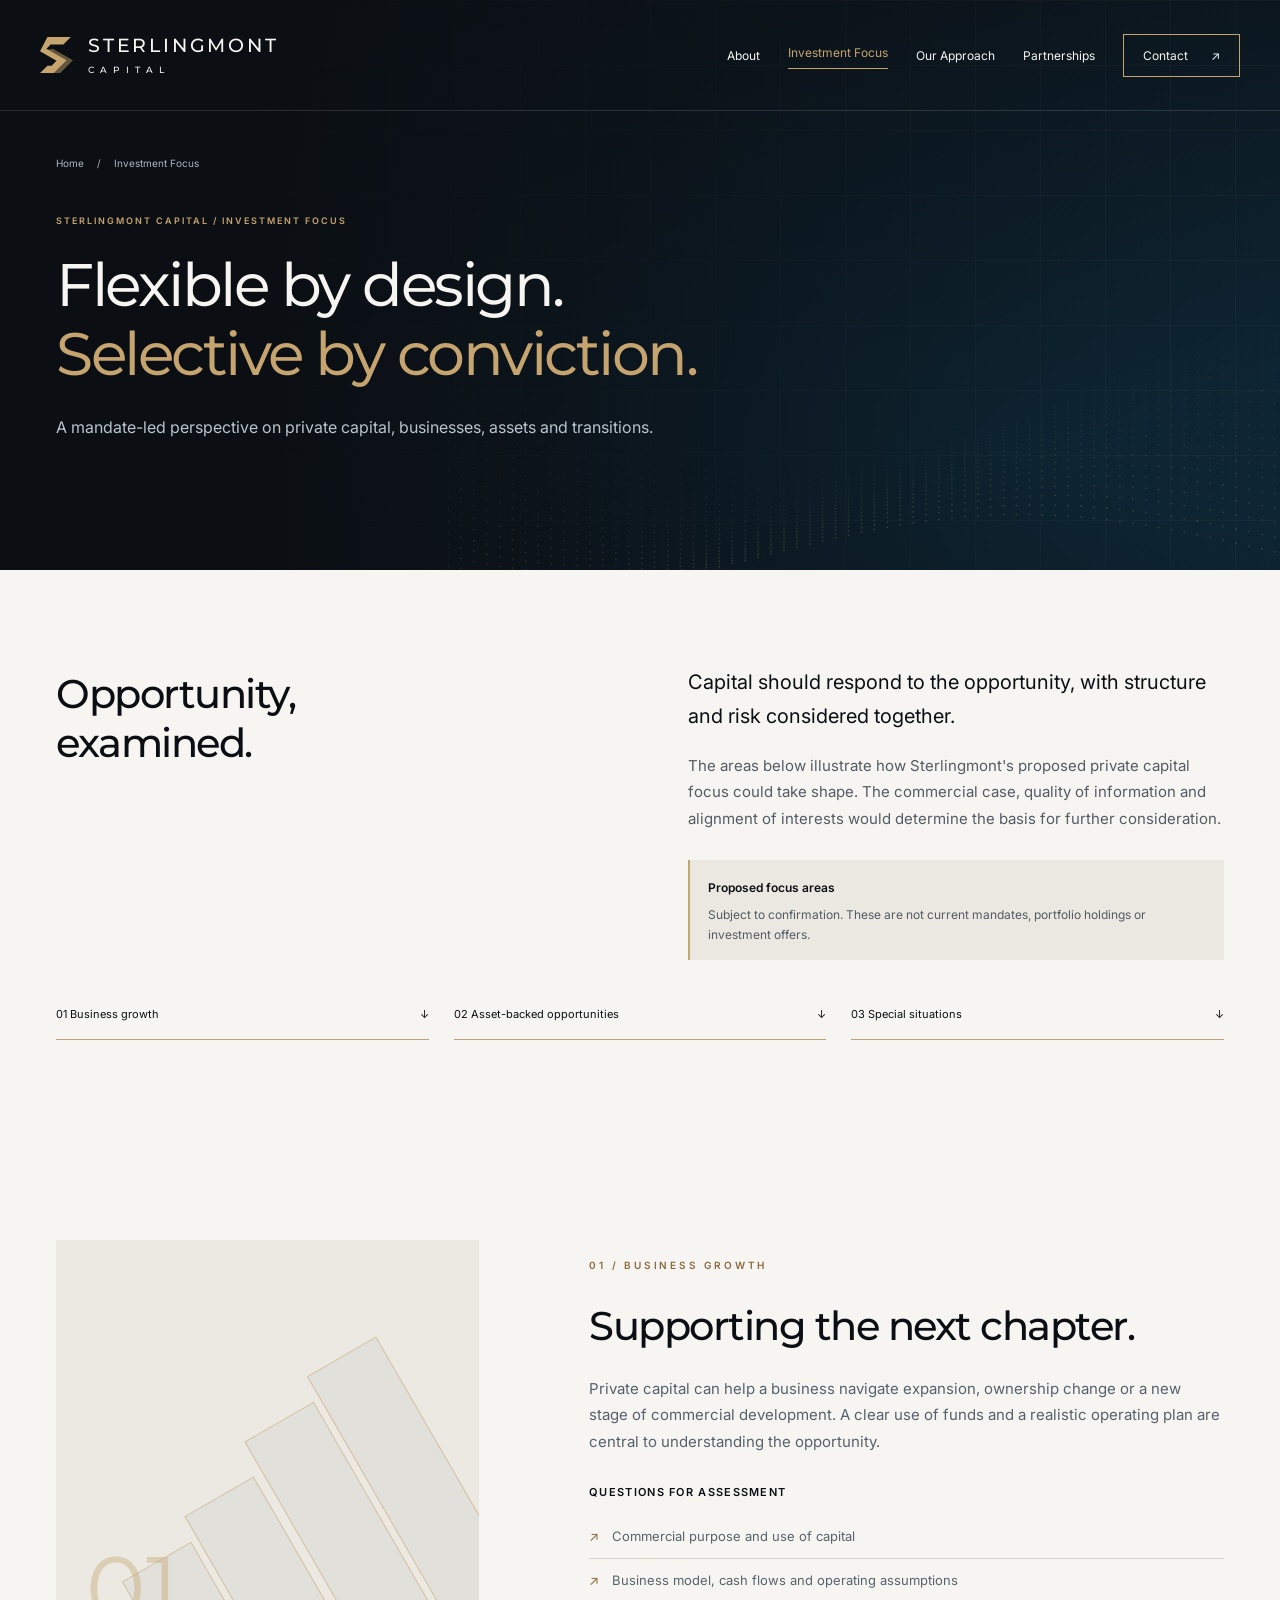
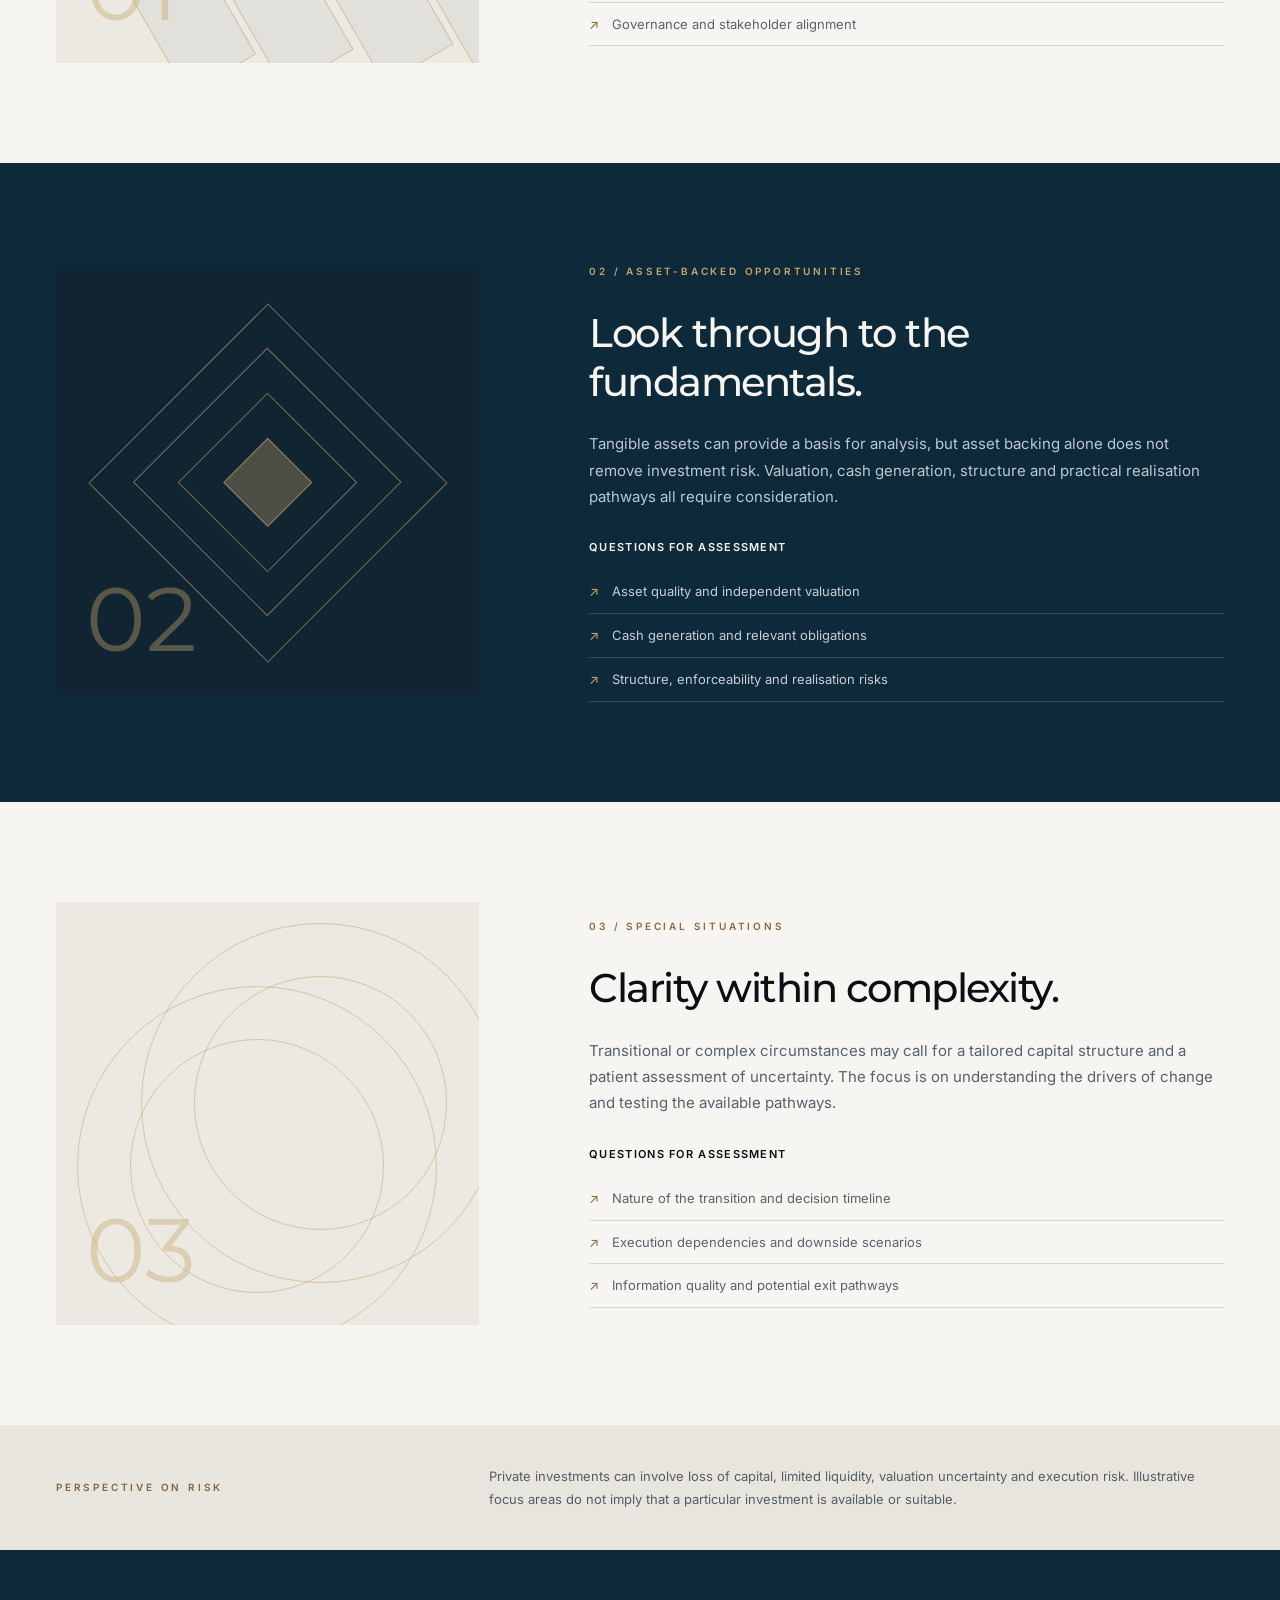
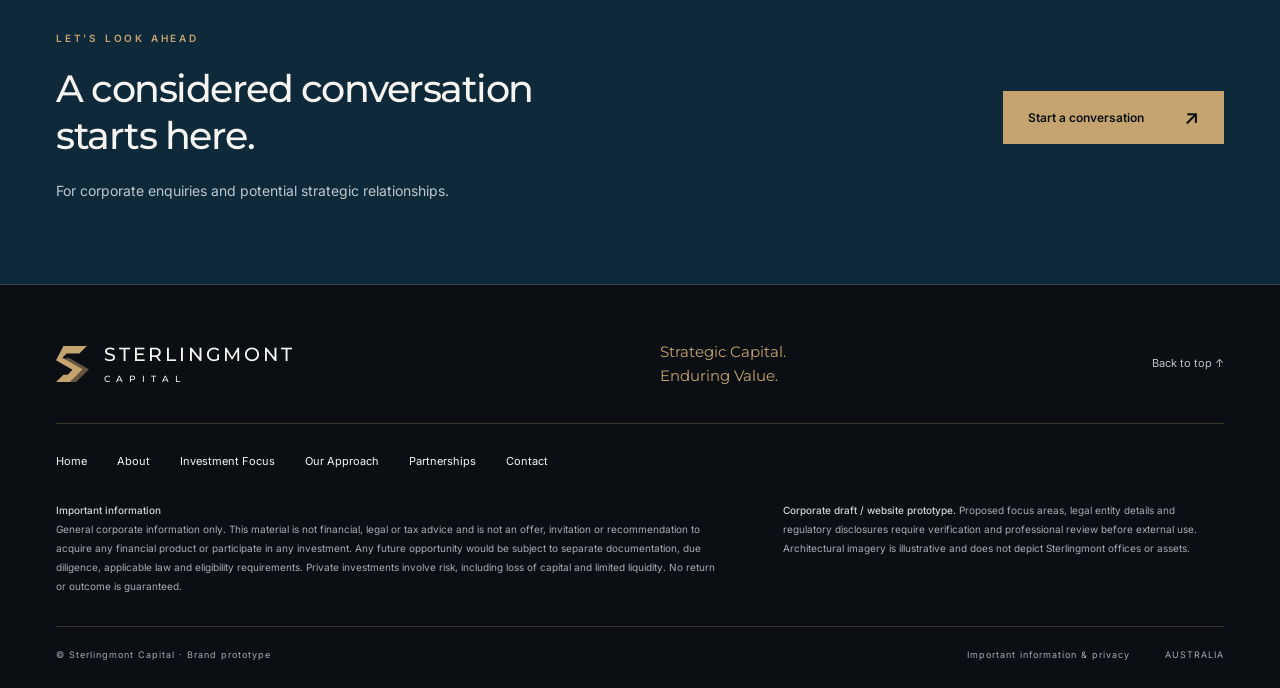
<file: investment-focus.html>
<!doctype html><html lang="en-AU"><head><meta charset="utf-8"><meta name="viewport" content="width=device-width,initial-scale=1"><meta name="description" content="Explore Sterlingmont Capital’s illustrative proposed areas of focus: business growth, asset-backed opportunities and special situations."><meta name="theme-color" content="#0B0F14"><title>Investment Focus | Sterlingmont Capital</title><link rel="icon" href="assets/monogram.svg" type="image/svg+xml"><link rel="stylesheet" href="styles.css"><link rel="stylesheet" href="pages.css"><script src="app.js" defer></script></head><body id="top"><a class="skip" href="#main">Skip to content</a><header><div class="nav-wrap"><a class="brand" href="index.html" aria-label="Sterlingmont Capital home"><img src="assets/monogram.svg" alt="" width="38" height="46"><span>STERLINGMONT<small>CAPITAL</small></span></a><button class="menu-toggle" aria-controls="navigation" aria-expanded="false">Menu <span aria-hidden="true">☰</span></button><nav id="navigation" aria-label="Main navigation"><a href="about.html">About</a><a href="investment-focus.html" aria-current="page">Investment Focus</a><a href="investment-approach.html">Our Approach</a><a href="partnerships.html">Partnerships</a><a href="contact.html" class="nav-contact">Contact <span aria-hidden="true">↗</span></a></nav></div></header><main id="main"><section class="inner-hero grid-hero"><div class="inner-art" aria-hidden="true"></div><img class="inner-wave" src="assets/particle-wave.svg" alt=""><div class="wrap"><div class="breadcrumb"><a href="index.html">Home</a><span>/</span><span>Investment Focus</span></div><p class="eyebrow">STERLINGMONT CAPITAL / INVESTMENT FOCUS</p><h1>Flexible by design.<br><em>Selective by conviction.</em></h1><p class="inner-deck">A mandate-led perspective on private capital, businesses, assets and transitions.</p></div></section><section class="section light"><div class="wrap"><div class="two-col about-grid"><h2>Opportunity,<br>examined.</h2><div><p class="lead">Capital should respond to the opportunity, with structure and risk considered together.</p><p>The areas below illustrate how Sterlingmont's proposed private capital focus could take shape. The commercial case, quality of information and alignment of interests would determine the basis for further consideration.</p><div class="draft-note"><strong>Proposed focus areas</strong><p>Subject to confirmation. These are not current mandates, portfolio holdings or investment offers.</p></div></div></div><nav class="jump-links" aria-label="Focus area navigation"><a href="#business-growth">01 Business growth <span>↓</span></a><a href="#asset-backed">02 Asset-backed opportunities <span>↓</span></a><a href="#special-situations">03 Special situations <span>↓</span></a></nav></div></section><section class="focus-detail section light" id="business-growth"><div class="wrap detail-layout"><div class="focus-art growth" aria-hidden="true"><span>01</span><i></i><i></i><i></i><i></i></div><div><p class="eyebrow">01 / BUSINESS GROWTH</p><h2>Supporting the next chapter.</h2><p class="detail-body">Private capital can help a business navigate expansion, ownership change or a new stage of commercial development. A clear use of funds and a realistic operating plan are central to understanding the opportunity.</p><h3 class="consideration-title">Questions for assessment</h3><ul class="considerations"><li>Commercial purpose and use of capital</li><li>Business model, cash flows and operating assumptions</li><li>Governance and stakeholder alignment</li></ul></div></div></section><section class="focus-detail section focus" id="asset-backed"><div class="wrap detail-layout"><div class="focus-art asset" aria-hidden="true"><span>02</span><i></i><i></i><i></i><i></i></div><div><p class="eyebrow">02 / ASSET-BACKED OPPORTUNITIES</p><h2>Look through to the fundamentals.</h2><p class="detail-body">Tangible assets can provide a basis for analysis, but asset backing alone does not remove investment risk. Valuation, cash generation, structure and practical realisation pathways all require consideration.</p><h3 class="consideration-title">Questions for assessment</h3><ul class="considerations"><li>Asset quality and independent valuation</li><li>Cash generation and relevant obligations</li><li>Structure, enforceability and realisation risks</li></ul></div></div></section><section class="focus-detail section light" id="special-situations"><div class="wrap detail-layout"><div class="focus-art situation" aria-hidden="true"><span>03</span><i></i><i></i><i></i><i></i></div><div><p class="eyebrow">03 / SPECIAL SITUATIONS</p><h2>Clarity within complexity.</h2><p class="detail-body">Transitional or complex circumstances may call for a tailored capital structure and a patient assessment of uncertainty. The focus is on understanding the drivers of change and testing the available pathways.</p><h3 class="consideration-title">Questions for assessment</h3><ul class="considerations"><li>Nature of the transition and decision timeline</li><li>Execution dependencies and downside scenarios</li><li>Information quality and potential exit pathways</li></ul></div></div></section><section class="risk-band"><div class="wrap"><span class="eyebrow">PERSPECTIVE ON RISK</span><p>Private investments can involve loss of capital, limited liquidity, valuation uncertainty and execution risk. Illustrative focus areas do not imply that a particular investment is available or suitable.</p></div></section><section class="closing-cta"><div class="wrap"><div><p class="eyebrow">LET'S LOOK AHEAD</p><h2>A considered conversation<br>starts here.</h2><p>For corporate enquiries and potential strategic relationships.</p></div><a class="button gold" href="contact.html">Start a conversation<span aria-hidden="true">↗</span></a></div></section></main><footer><div class="wrap"><div class="footer-top"><a class="brand" href="index.html" aria-label="Sterlingmont Capital home"><img src="assets/monogram.svg" alt="" width="38" height="46"><span>STERLINGMONT<small>CAPITAL</small></span></a><p>Strategic Capital.<br>Enduring Value.</p><a href="#top">Back to top ↑</a></div><nav class="footer-nav" aria-label="Footer navigation"><a href="index.html">Home</a><a href="about.html">About</a><a href="investment-focus.html">Investment Focus</a><a href="investment-approach.html">Our Approach</a><a href="partnerships.html">Partnerships</a><a href="contact.html">Contact</a></nav><div class="legal"><p><strong>Important information</strong><br>General corporate information only. This material is not financial, legal or tax advice and is not an offer, invitation or recommendation to acquire any financial product or participate in any investment. Any future opportunity would be subject to separate documentation, due diligence, applicable law and eligibility requirements. Private investments involve risk, including loss of capital and limited liquidity. No return or outcome is guaranteed.</p><p><strong>Corporate draft / website prototype.</strong> Proposed focus areas, legal entity details and regulatory disclosures require verification and professional review before external use. Architectural imagery is illustrative and does not depict Sterlingmont offices or assets.</p></div><div class="footer-bottom"><span>© Sterlingmont Capital · Brand prototype</span><div><a href="information.html">Important information &amp; privacy</a><span>AUSTRALIA</span></div></div></div></footer></body></html>
</file>
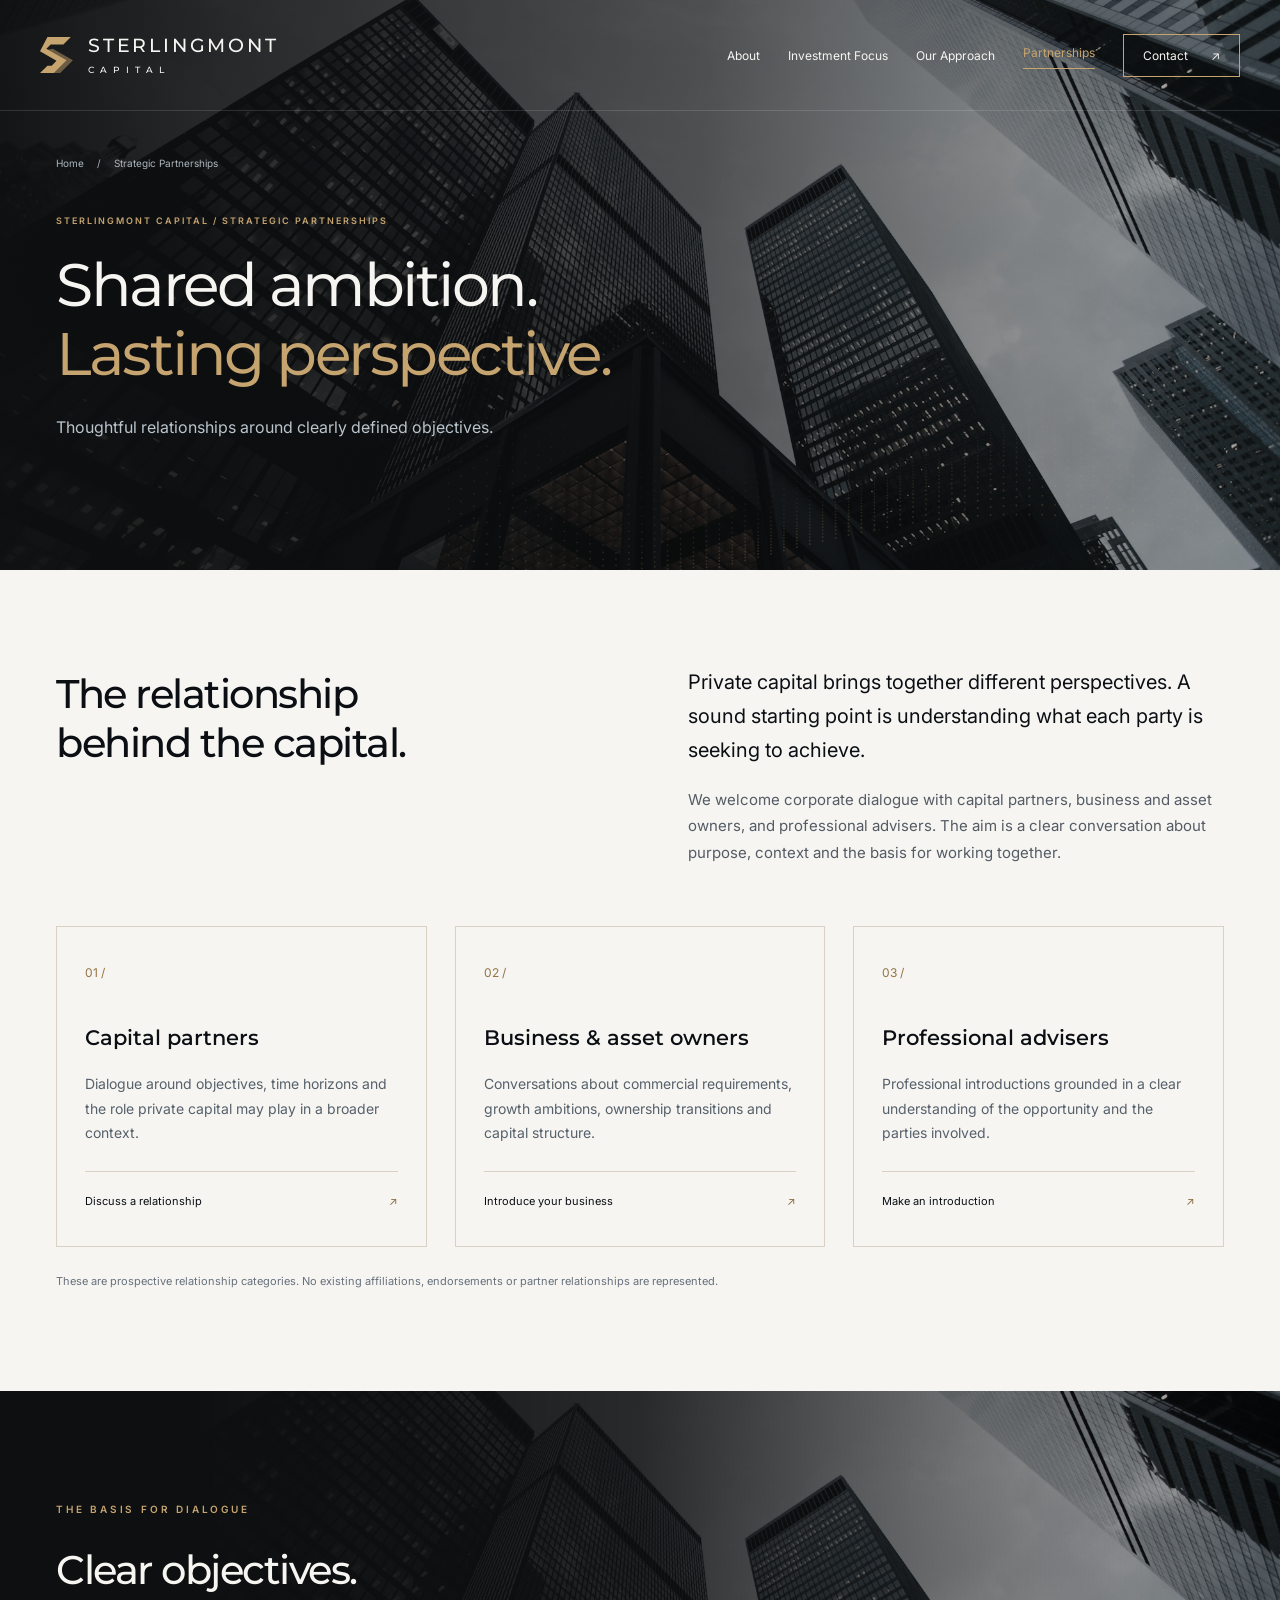
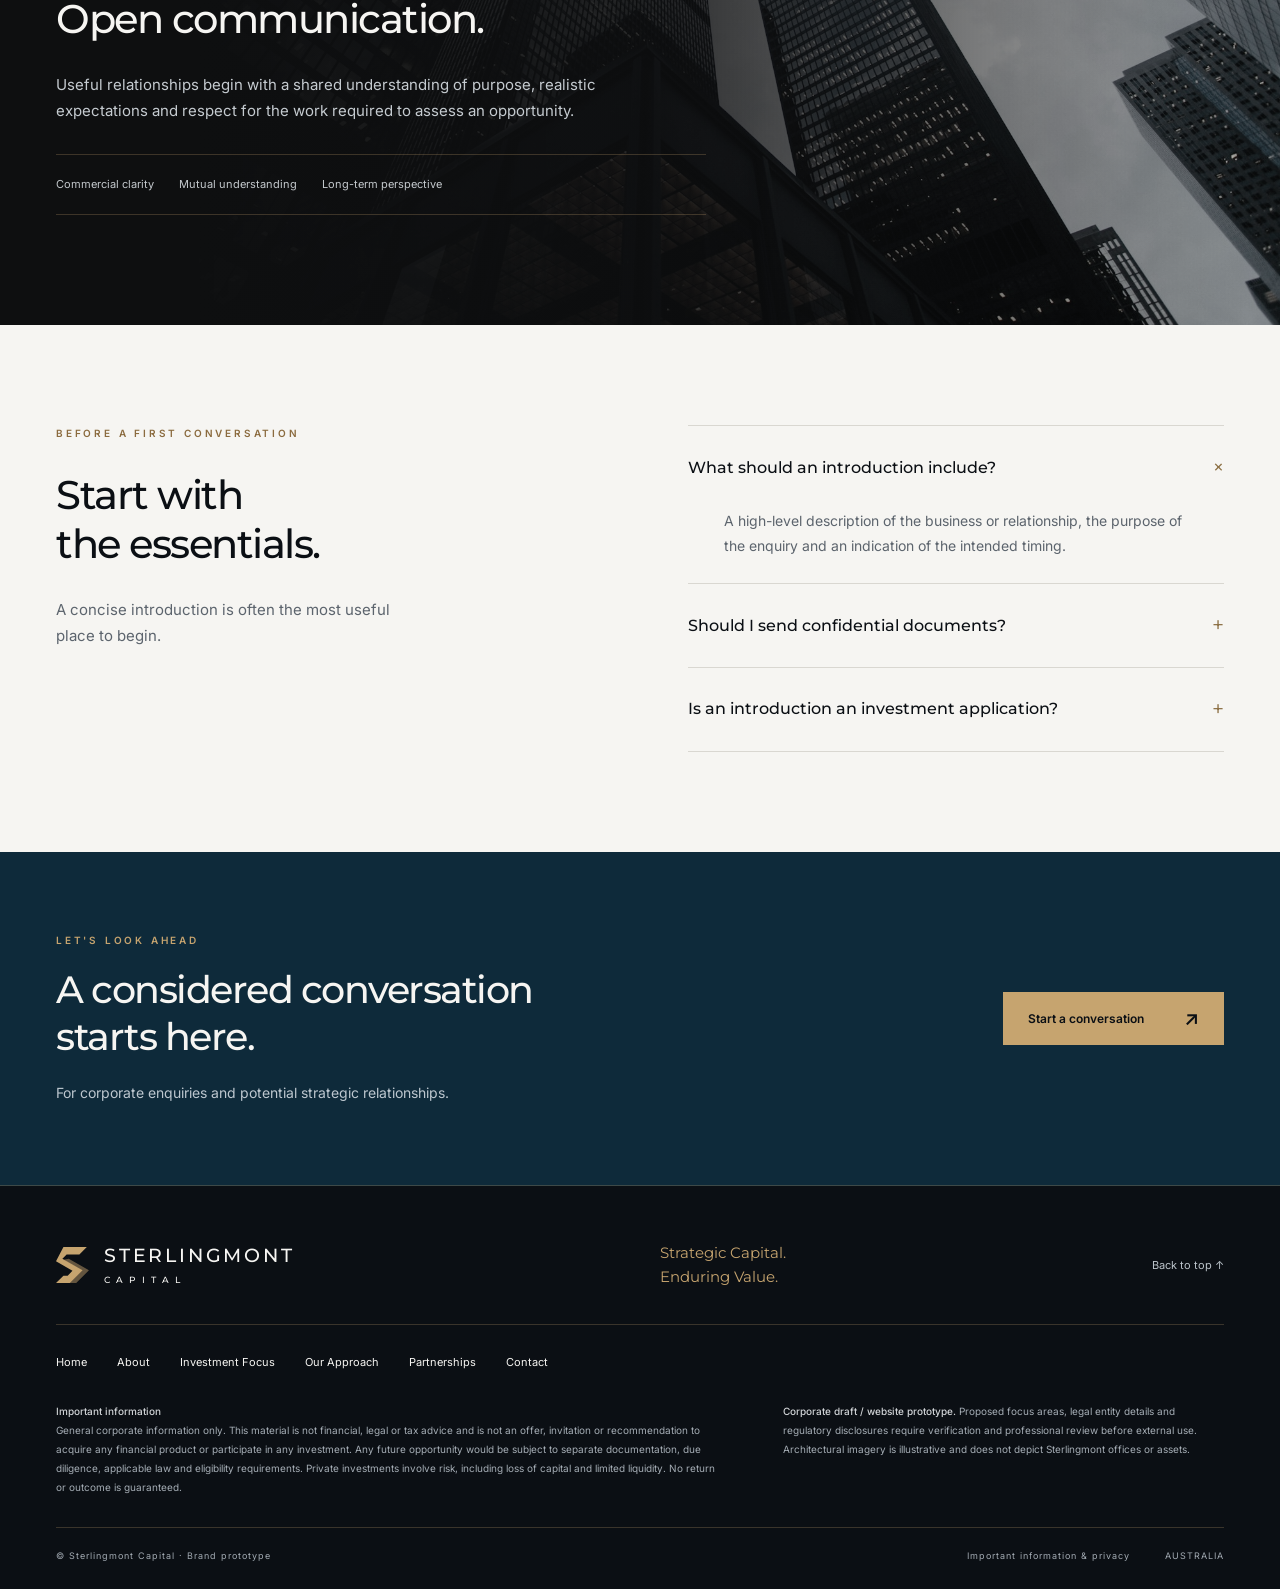
<file: partnerships.html>
<!doctype html><html lang="en-AU"><head><meta charset="utf-8"><meta name="viewport" content="width=device-width,initial-scale=1"><meta name="description" content="Corporate dialogue with capital partners, business owners and professional advisers around clearly defined objectives."><meta name="theme-color" content="#0B0F14"><title>Strategic Partnerships | Sterlingmont Capital</title><link rel="icon" href="assets/monogram.svg" type="image/svg+xml"><link rel="stylesheet" href="styles.css"><link rel="stylesheet" href="pages.css"><script src="app.js" defer></script></head><body id="top"><a class="skip" href="#main">Skip to content</a><header><div class="nav-wrap"><a class="brand" href="index.html" aria-label="Sterlingmont Capital home"><img src="assets/monogram.svg" alt="" width="38" height="46"><span>STERLINGMONT<small>CAPITAL</small></span></a><button class="menu-toggle" aria-controls="navigation" aria-expanded="false">Menu <span aria-hidden="true">☰</span></button><nav id="navigation" aria-label="Main navigation"><a href="about.html">About</a><a href="investment-focus.html">Investment Focus</a><a href="investment-approach.html">Our Approach</a><a href="partnerships.html" aria-current="page">Partnerships</a><a href="contact.html" class="nav-contact">Contact <span aria-hidden="true">↗</span></a></nav></div></header><main id="main"><section class="inner-hero architecture-hero"><div class="inner-art" aria-hidden="true"></div><img class="inner-wave" src="assets/particle-wave.svg" alt=""><div class="wrap"><div class="breadcrumb"><a href="index.html">Home</a><span>/</span><span>Strategic Partnerships</span></div><p class="eyebrow">STERLINGMONT CAPITAL / STRATEGIC PARTNERSHIPS</p><h1>Shared ambition.<br><em>Lasting perspective.</em></h1><p class="inner-deck">Thoughtful relationships around clearly defined objectives.</p></div></section><section class="section light"><div class="wrap"><div class="two-col about-grid"><h2>The relationship<br>behind the capital.</h2><div><p class="lead">Private capital brings together different perspectives. A sound starting point is understanding what each party is seeking to achieve.</p><p>We welcome corporate dialogue with capital partners, business and asset owners, and professional advisers. The aim is a clear conversation about purpose, context and the basis for working together.</p></div></div><div class="relationship-grid"><article><span class="relationship-icon" aria-hidden="true">01 /</span><h3>Capital partners</h3><p>Dialogue around objectives, time horizons and the role private capital may play in a broader context.</p><a href="contact.html?enquiry=capital">Discuss a relationship <span>↗</span></a></article><article><span class="relationship-icon" aria-hidden="true">02 /</span><h3>Business &amp; asset owners</h3><p>Conversations about commercial requirements, growth ambitions, ownership transitions and capital structure.</p><a href="contact.html?enquiry=business">Introduce your business <span>↗</span></a></article><article><span class="relationship-icon" aria-hidden="true">03 /</span><h3>Professional advisers</h3><p>Professional introductions grounded in a clear understanding of the opportunity and the parties involved.</p><a href="contact.html?enquiry=adviser">Make an introduction <span>↗</span></a></article></div><p class="caption">These are prospective relationship categories. No existing affiliations, endorsements or partner relationships are represented.</p></div></section>
<section class="partnerships section"><div class="partnership-image" aria-hidden="true"></div><div class="wrap partnership-content"><p class="eyebrow">THE BASIS FOR DIALOGUE</p><h2>Clear objectives.<br>Open communication.</h2><p>Useful relationships begin with a shared understanding of purpose, realistic expectations and respect for the work required to assess an opportunity.</p><div class="partner-types"><span>Commercial clarity</span><span>Mutual understanding</span><span>Long-term perspective</span></div></div></section>
<section class="section light"><div class="wrap two-col"><div><p class="eyebrow dark-eyebrow">BEFORE A FIRST CONVERSATION</p><h2>Start with<br>the essentials.</h2><p class="intro-body">A concise introduction is often the most useful place to begin.</p></div><div class="steps"><details open><summary>What should an introduction include?<b>+</b></summary><p>A high-level description of the business or relationship, the purpose of the enquiry and an indication of the intended timing.</p></details><details><summary>Should I send confidential documents?<b>+</b></summary><p>Please avoid sending sensitive information in an initial introduction. Any appropriate confidentiality arrangements and document channels would need to be agreed separately.</p></details><details><summary>Is an introduction an investment application?<b>+</b></summary><p>No. Corporate dialogue does not constitute an investment application, an offer of capital or a commitment by any party.</p></details></div></div></section><section class="closing-cta"><div class="wrap"><div><p class="eyebrow">LET'S LOOK AHEAD</p><h2>A considered conversation<br>starts here.</h2><p>For corporate enquiries and potential strategic relationships.</p></div><a class="button gold" href="contact.html">Start a conversation<span aria-hidden="true">↗</span></a></div></section></main><footer><div class="wrap"><div class="footer-top"><a class="brand" href="index.html" aria-label="Sterlingmont Capital home"><img src="assets/monogram.svg" alt="" width="38" height="46"><span>STERLINGMONT<small>CAPITAL</small></span></a><p>Strategic Capital.<br>Enduring Value.</p><a href="#top">Back to top ↑</a></div><nav class="footer-nav" aria-label="Footer navigation"><a href="index.html">Home</a><a href="about.html">About</a><a href="investment-focus.html">Investment Focus</a><a href="investment-approach.html">Our Approach</a><a href="partnerships.html">Partnerships</a><a href="contact.html">Contact</a></nav><div class="legal"><p><strong>Important information</strong><br>General corporate information only. This material is not financial, legal or tax advice and is not an offer, invitation or recommendation to acquire any financial product or participate in any investment. Any future opportunity would be subject to separate documentation, due diligence, applicable law and eligibility requirements. Private investments involve risk, including loss of capital and limited liquidity. No return or outcome is guaranteed.</p><p><strong>Corporate draft / website prototype.</strong> Proposed focus areas, legal entity details and regulatory disclosures require verification and professional review before external use. Architectural imagery is illustrative and does not depict Sterlingmont offices or assets.</p></div><div class="footer-bottom"><span>© Sterlingmont Capital · Brand prototype</span><div><a href="information.html">Important information &amp; privacy</a><span>AUSTRALIA</span></div></div></div></footer></body></html>
</file>
<file: styles.css>
@font-face{font-family:Montserrat;src:url('assets/Montserrat.ttf') format('truetype');font-weight:100 900;font-display:swap}@font-face{font-family:Inter;src:url('assets/Inter.ttf') format('truetype');font-weight:100 900;font-display:swap}
:root{--black:#0B0F14;--blue:#0E2A3A;--gold:#C6A46F;--ivory:#F6F5F2;--slate:#6B7280;--line:rgba(198,164,111,.25)}*{box-sizing:border-box}html{scroll-behavior:smooth;scroll-padding-top:90px}body{margin:0;background:var(--black);color:var(--ivory);font-family:Inter,Arial,sans-serif;font-size:15px;line-height:1.75}a{color:inherit;text-decoration:none}button{font:inherit;cursor:pointer}button,a,summary{-webkit-tap-highlight-color:transparent}a:focus-visible,button:focus-visible,summary:focus-visible{outline:3px solid var(--gold);outline-offset:5px}img{max-width:100%;display:block}h1,h2,h3,p{margin:0}h1,h2,h3{font-family:Montserrat,Arial,sans-serif}h1{font-weight:450;line-height:1.14;font-size:clamp(42px,5.2vw,76px);letter-spacing:-2.5px}h1 em{font-style:normal;color:var(--gold)}h2{font-size:clamp(30px,3.1vw,46px);line-height:1.23;font-weight:500;letter-spacing:-1.5px}h3{font-weight:550;font-size:21px;line-height:1.4}p+p{margin-top:20px}.wrap{width:min(1200px,calc(100% - 112px));margin:auto}.section{padding:100px 0;scroll-margin-top:0}.light{color:var(--black);background:var(--ivory)}.skip{position:absolute;top:-100px;left:20px;z-index:100;background:var(--ivory);color:var(--black);padding:10px}.skip:focus{top:10px}header{position:absolute;top:0;left:0;width:100%;z-index:20;border-bottom:1px solid rgba(255,255,255,.13)}.nav-wrap{width:min(1320px,calc(100% - 80px));height:110px;margin:auto;display:flex;align-items:center;justify-content:space-between}.brand{display:flex;gap:14px;align-items:center;flex-shrink:0}.brand>img{width:34px;height:42px}.brand>span{font-family:Montserrat,sans-serif;font-size:19px;font-weight:500;line-height:1.3;letter-spacing:2.8px}.brand small{font-size:9px;display:block;letter-spacing:6px;margin-top:5px}nav{display:flex;align-items:center;gap:28px;font-size:12px}nav a:hover,.text-link:hover{color:var(--gold)}.nav-contact{border:1px solid var(--gold);padding:10px 19px}.nav-contact span{margin-left:20px}.menu-toggle{display:none}.hero{min-height:790px;height: min(900px,100svh);position:relative;display:flex;align-items:center;overflow:hidden}.hero-photo{position:absolute;inset:0;background:url('assets/architecture.jpg') center 48%/cover;filter:saturate(.35)}.hero-shade{position:absolute;inset:0;background:linear-gradient(90deg,rgba(11,15,20,.97) 0%,rgba(11,15,20,.87) 35%,rgba(14,42,58,.34) 100%),linear-gradient(0deg,rgba(11,15,20,.9),transparent 50%)}.hero-wave{position:absolute;width:100%;bottom:-75px;opacity:.6;pointer-events:none}.hero-content{position:relative;padding-top:65px}.eyebrow{font-size:10px;font-weight:600;letter-spacing:2.8px;color:var(--gold);margin-bottom:28px}.hero-description{color:#c4c9cc;font-size:17px;line-height:1.8;margin:28px 0 36px}.button{display:inline-flex;align-items:center;justify-content:space-between;gap:40px;padding:15px 24px;font-size:12px;font-weight:600;border:1px solid transparent;transition:background .2s,color .2s}.button span{font-size:20px;line-height:1}.gold{background:var(--gold);color:var(--black)}.gold:hover{background:#ddc29c}.dark{background:var(--black);color:var(--ivory)}.dark:hover{background:var(--blue)}.hero-bottom{position:absolute;bottom:30px;left:0;right:0;display:flex;justify-content:space-between;font-size:11px;color:#c3c6c8}.hero-bottom a{letter-spacing:2px;font-size:9px}.hero-bottom a span{margin-left:22px;font-size:20px;color:var(--gold)}.section-label{display:flex;justify-content:space-between;border-bottom:1px solid #d9d7d1;padding-bottom:18px;margin-bottom:54px;font-size:9px;font-weight:600;letter-spacing:2px;color:#5e646b}.two-col{display:grid;grid-template-columns:1fr 1fr;gap:95px}.about-grid .lead{font-size:20px;line-height:1.7;color:var(--black);margin-top:-5px}.about-grid p{color:#545b64}.text-link{display:inline-flex;align-items:center;gap:36px;border-bottom:1px solid var(--gold);padding:9px 0;font-size:12px;font-weight:600;margin-top:24px}.text-link span{font-size:19px;color:var(--gold)}.principles{display:grid;grid-template-columns:repeat(3,1fr);margin-top:65px;border-top:1px solid #d9d7d1;padding-top:30px;gap:45px}.principles>div>span{font-size:10px;color:#8c7045}.principles h3{font-size:17px;margin:12px 0 8px}.principles p{font-size:13px;color:#61666d}.focus{background:var(--blue)}.focus .section-label{color:#b3bdc3;border-color:var(--line)}.section-intro{display:grid;grid-template-columns:1fr 1fr;gap:95px;align-items:end}.section-intro p{color:#bdc7cc;max-width:450px}.focus-list{margin-top:50px}.focus-list article{display:flex;align-items:flex-start;gap:38px;padding:32px 0;border-top:1px solid var(--line)}.number{color:var(--gold);font-size:11px;margin-top:8px}.focus-list h3{font-size:24px;font-weight:450}.focus-list p{color:#bfc8ce;max-width:750px;font-size:14px;margin-top:10px}.focus-symbol{margin-left:auto;color:var(--gold);font-size:28px}.caption{font-size:11px;line-height:1.7;color:#67717c}.focus .caption{color:#b0bac1;margin-top:15px;max-width:760px}.intro-body{margin-top:28px;max-width:350px;color:#5c646d}.approach-note{display:flex;align-items:center;gap:27px;margin-top:65px}.approach-note p{font-family:Montserrat,sans-serif;line-height:1.55;color:#616971;font-size:17px}.steps{border-top:1px solid #d9d7d1}.steps details{border-bottom:1px solid #d9d7d1}.steps summary{cursor:pointer;list-style:none;padding:23px 0;font-family:Montserrat,sans-serif;font-size:16px;display:flex;align-items:center;gap:20px;font-weight:500}.steps summary::-webkit-details-marker{display:none}.steps summary>span{font-family:Inter,sans-serif;font-size:10px;color:#8c7045}.steps summary b{margin-left:auto;font-size:21px;color:#8c7045;font-weight:400}.steps details[open] summary b{transform:rotate(45deg)}.steps details p{padding:0 30px 25px 36px;color:#5c646d;font-size:14px}.partnerships{position:relative;overflow:hidden;padding:110px 0}.partnership-image{position:absolute;inset:0;background:linear-gradient(90deg,var(--black) 15%,rgba(11,15,20,.88) 50%,rgba(11,15,20,.25)),url('assets/architecture.jpg') center 75%/cover;filter:saturate(.25)}.partnership-content{position:relative}.partnership-content>p:not(.eyebrow):not(.caption){max-width:540px;color:#c5cbd0;margin-top:28px}.partner-types{display:flex;gap:25px;max-width:650px;margin-top:30px;padding:20px 0;border-block:1px solid var(--line);font-size:11px;color:#c4c9cd}.partnership-content .caption{margin-top:25px;color:#b0b7bc}.contact-details>div{border-bottom:1px solid #d9d7d1;padding:0 0 22px;margin-bottom:24px}.contact-details>div>span{font-size:9px;letter-spacing:2px;color:#5b646d}.contact-details>div p{margin-top:8px;font-size:18px;font-family:Montserrat,sans-serif}.contact .button{margin-top:30px}footer{padding:55px 0 25px}.footer-top{display:flex;justify-content:space-between;align-items:center;padding-bottom:35px;border-bottom:1px solid var(--line)}.footer-top>p{font-size:15px;font-family:Montserrat,sans-serif;color:var(--gold);line-height:1.6}.footer-top>a:last-child{font-size:11px;color:#bbc3ca}.legal{display:grid;grid-template-columns:1.5fr 1fr;gap:65px;padding:30px 0;color:#a5adb5;font-size:10px;line-height:1.9}.legal strong{font-weight:500;color:#d2d5d8}.legal p+p{margin:0}.footer-bottom{display:flex;justify-content:space-between;border-top:1px solid var(--line);padding-top:20px;font-size:9px;color:#a3abb3;letter-spacing:1px}dialog{border:1px solid var(--gold);padding:45px;max-width:510px;width:calc(100% - 40px);background:var(--ivory);color:var(--black)}dialog::backdrop{background:rgba(11,15,20,.8)}dialog .eyebrow{color:#84683d}dialog h2{margin-bottom:25px}dialog p{font-size:14px}dialog p.caption{font-size:11px;margin-top:25px}dialog .button{margin-top:25px}.dialog-close{position:absolute;right:15px;top:10px;font-size:28px;background:none;border:0;color:var(--black)}
@media(min-width:1550px){.hero-content{padding-top:50px}}@media(max-width:1100px){.nav-wrap{width:calc(100% - 48px)}nav{gap:17px;font-size:11px}.brand>span{font-size:16px;letter-spacing:2px}.wrap{width:calc(100% - 72px)}.two-col,.section-intro{gap:50px}.hero{min-height:740px}h1{font-size:60px}}@media(max-width:800px){html{scroll-padding-top:20px}.nav-wrap{height:88px}.brand>span{font-size:15px}.brand>img{width:28px}.menu-toggle{display:flex;gap:20px;color:var(--ivory);background:none;border:1px solid var(--line);padding:8px 12px;font-size:12px}nav{display:none;position:absolute;top:88px;left:0;right:0;padding:25px;background:var(--black);border-bottom:1px solid var(--gold);font-size:14px;align-items:stretch;gap:20px}nav.open{display:flex;flex-direction:column}.nav-contact{align-self:flex-start}.wrap{width:calc(100% - 48px)}.section{padding:65px 0}.hero{min-height:740px;height:92svh;max-height:950px}.hero-content{padding-top:30px}.hero-photo{background-position:60% center}.hero-shade{background:linear-gradient(90deg,rgba(11,15,20,.96),rgba(11,15,20,.6)),linear-gradient(0deg,var(--black),transparent)}h1{font-size:clamp(37px,7.7vw,60px);letter-spacing:-1.6px}h2{font-size:32px;letter-spacing:-1px}.hero-description{font-size:15px}.hero-bottom>span{max-width:180px}.two-col,.section-intro{grid-template-columns:1fr;gap:30px}.section-label{margin-bottom:32px;letter-spacing:1.4px}.section-label>span:last-child{display:none}.about-grid .lead{font-size:18px}.principles{grid-template-columns:1fr;gap:22px;margin-top:40px}.principles>div{padding-bottom:20px;border-bottom:1px solid #dedbd5}.principles h3{margin-top:5px}.principles>div:last-child{border:0;padding:0}.focus-list article{gap:20px;padding:25px 0}.focus-list h3{font-size:20px}.focus-list p{font-size:13px}.focus-symbol{font-size:22px}.approach-note{display:none}.steps summary{font-size:14px;gap:14px}.partner-types{flex-direction:column;gap:10px}.partnership-image{background:linear-gradient(90deg,rgba(11,15,20,.98),rgba(11,15,20,.7)),url('assets/architecture.jpg') center/cover}.contact-details{margin-top:20px}.footer-top{align-items:flex-start;gap:25px;flex-wrap:wrap}.footer-top>p{font-size:13px}.legal{grid-template-columns:1fr;gap:20px}.footer-bottom{font-size:8px;gap:30px}.hero-wave{width:180%;max-width:none;left:-40%;bottom:0}.eyebrow{font-size:9px;letter-spacing:2px}dialog{padding:35px 25px}}
@media(max-width:360px){.brand>span{font-size:13px;letter-spacing:1.8px}.brand small{font-size:8px}.menu-toggle{gap:8px;padding:8px 10px}}
@media(prefers-reduced-motion:reduce){html{scroll-behavior:auto}*{transition:none!important}}
</file>
<file: pages.css>
/* Complete website: page layouts and shared navigation. */
html{scroll-padding-top:130px}
header{position:fixed;transition:background .2s,box-shadow .2s}header.is-scrolled{background:rgba(11,15,20,.97);box-shadow:0 4px 25px #0002}nav a[aria-current=page]{color:var(--gold)}nav a[aria-current=page]:not(.nav-contact){border-bottom:1px solid var(--gold);padding-bottom:5px}.footer-nav{display:flex;position:static;gap:30px;padding-top:28px;font-size:11px;background:none;border:0}.footer-bottom>div{display:flex;gap:35px}.inner-hero{position:relative;overflow:hidden;min-height:570px;padding:155px 0 80px;background:var(--black)}.inner-hero>.wrap{position:relative}.inner-hero h1{font-size:clamp(42px,4.7vw,68px)}.inner-art{position:absolute;inset:0;background:radial-gradient(ellipse at 85% 50%,#0E2A3A 0,transparent 65%)}.architecture-hero .inner-art{background:linear-gradient(90deg,rgba(11,15,20,.97),rgba(11,15,20,.7) 55%,rgba(14,42,58,.3)),url('assets/architecture.jpg') center 56%/cover;filter:saturate(.25)}.inner-wave{position:absolute;right:-20%;bottom:-90px;width:85%;opacity:.35;pointer-events:none}.breadcrumb{display:flex;gap:13px;color:#adb7bf;font-size:10px;margin-bottom:40px}.breadcrumb a:hover{color:var(--gold)}.inner-hero .eyebrow{font-size:9px;letter-spacing:2px;margin-bottom:23px}.inner-deck{max-width:600px;font-size:16px;color:#b9c4cc;line-height:1.8;margin-top:25px}.grid-hero .inner-art{background:linear-gradient(90deg,var(--black) 20%,transparent),linear-gradient(#c6a46f0c 1px,transparent 1px),linear-gradient(90deg,#c6a46f0c 1px,transparent 1px),radial-gradient(ellipse at 80% 80%,var(--blue),var(--black));background-size:auto,65px 65px,65px 65px,auto}.brand-statement{padding:90px 0;background:var(--blue)}.brand-statement>.wrap{display:grid;grid-template-columns:1fr 2fr;align-items:center;gap:70px}.brand-statement img{width:110px;height:auto}.brand-statement h2{font-size:36px}.brand-statement p:last-child{color:#bac6cc;max-width:680px;margin-top:25px}.editorial-rows article{display:grid;grid-template-columns:50px 1fr 1.4fr;gap:40px;padding:35px 0;border-bottom:1px solid #d7d3cb}.editorial-rows article:first-child{padding-top:0}.editorial-rows article>span{font-size:11px;color:#8b6b3f;padding-top:6px}.editorial-rows article h3{font-size:24px;font-weight:450}.editorial-rows article p{color:#56616b;font-size:14px}.editorial-rows article .small-note{font-size:12px;color:#7a633f;margin-top:18px}.closing-cta{padding:80px 0;background:var(--blue);border-bottom:1px solid var(--line)}.closing-cta>.wrap{display:flex;justify-content:space-between;align-items:center;gap:50px}.closing-cta h2{font-size:38px}.closing-cta .eyebrow{margin-bottom:18px}.closing-cta p:not(.eyebrow){color:#bdc7cf;max-width:620px;margin-top:20px;font-size:14px}.closing-cta .button{flex-shrink:0}.draft-note{border-left:2px solid var(--gold);padding:14px 18px;background:#eae8e1;margin-top:28px}.draft-note strong{font-size:12px;font-weight:600}.draft-note p{font-size:12px!important;margin-top:5px!important;line-height:1.7}.jump-links{display:flex;position:static;padding:45px 0 0;gap:25px;background:none;border:0;color:var(--black);font-size:11px}.jump-links a{flex:1;display:flex;justify-content:space-between;gap:20px;border-bottom:1px solid #bba27a;padding-bottom:15px}.detail-layout{display:grid;grid-template-columns:.8fr 1.2fr;gap:110px;align-items:center}.detail-layout .eyebrow{color:#8b6b3f}.detail-layout .detail-body{margin-top:25px;color:#56616b}.focus-detail.focus .eyebrow{color:var(--gold)}.focus-detail.focus .detail-body{color:#bcc8d0}.consideration-title{font-family:Inter,sans-serif;font-size:11px;font-weight:600;margin-top:30px;text-transform:uppercase;letter-spacing:1.3px}.considerations{list-style:none;padding:0;margin:15px 0 0;font-size:13px;color:#59636c}.considerations li{padding:10px 0 10px 23px;border-bottom:1px solid #d9d5ce;position:relative}.considerations li:before{content:'↗';position:absolute;left:0;color:#8b6b3f}.focus .considerations{color:#c7cfd5}.focus .considerations li{border-color:var(--line)}.focus .considerations li:before{color:var(--gold)}.focus-art{aspect-ratio:1;position:relative;display:flex;align-items:flex-end;background:#ece9e2;overflow:hidden;padding:30px}.focus-art>span{font-family:Montserrat,sans-serif;font-size:90px;color:#c6a46f66;line-height:1;position:relative;z-index:1}.focus-art i{display:block;position:absolute;border:1px solid #c6a46f88;transform:rotate(-30deg)}.growth i{width:80px;height:170px;bottom:-20px;right:0;background:#0e2a3a0b}.growth i:nth-of-type(1){right:10px;height:350px}.growth i:nth-of-type(2){right:90px;height:280px}.growth i:nth-of-type(3){right:170px;height:200px}.growth i:nth-of-type(4){right:250px;height:130px}.asset{background:#102432}.asset i{width:60%;height:60%;transform:rotate(45deg);left:20%;top:20%;border-color:#c6a46f99}.asset i:nth-of-type(2){width:45%;height:45%;left:27.5%;top:27.5%}.asset i:nth-of-type(3){width:30%;height:30%;left:35%;top:35%}.asset i:nth-of-type(4){width:15%;height:15%;left:42.5%;top:42.5%;background:#c6a46f55}.situation i{border-radius:50%;width:85%;height:85%;left:20%;top:5%;transform:none}.situation i:nth-of-type(2){left:5%;top:20%}.situation i:nth-of-type(3){width:60%;height:60%;left:32.5%;top:17.5%}.situation i:nth-of-type(4){width:60%;height:60%;left:17.5%;top:32.5%}.risk-band{background:#e8e5de;color:var(--black);padding:40px 0}.risk-band .wrap{display:grid;grid-template-columns:1fr 2fr;gap:65px;align-items:center}.risk-band .eyebrow{color:#806641;margin:0}.risk-band p{font-size:13px;color:#545d66}.process-section{padding-bottom:75px}.process-row{display:grid;grid-template-columns:65px 1fr 1.2fr;gap:45px;border-top:1px solid #d5d1c8;padding:45px 0}.process-index{display:flex;flex-direction:column;align-items:center;gap:20px}.process-index>span{font-size:32px;font-family:Montserrat,sans-serif;font-weight:400;color:#9b7f52}.process-index>div{width:1px;background:#cec2ae;flex:1}.process-heading .eyebrow{font-size:9px;color:#8b6b3f;margin-bottom:15px}.process-heading h2{font-size:30px}.process-row h3{font-size:17px;letter-spacing:-.2px}.process-row p{font-size:14px;color:#59626c;margin-top:16px}.process-tags{list-style:none;display:flex;flex-wrap:wrap;gap:8px;padding:0;margin:22px 0 0}.process-tags li{font-size:10px;padding:5px 10px;border:1px solid #d3cdc3;color:#6b655c}.muted-light{color:#c5cdd3}.lead{font-size:20px;line-height:1.75}.relationship-grid{display:grid;grid-template-columns:repeat(3,1fr);gap:28px;margin-top:60px;margin-bottom:25px}.relationship-grid article{padding:35px 28px;border:1px solid #d8d1c4;display:flex;flex-direction:column}.relationship-icon{font-size:12px;color:#947445;margin-bottom:40px}.relationship-grid h3{font-size:21px;line-height:1.4}.relationship-grid p{margin-top:20px;font-size:14px;color:#56616b;flex:1}.relationship-grid a{font-size:11px;display:flex;justify-content:space-between;border-top:1px solid #d8d1c4;padding-top:20px;margin-top:25px}.relationship-grid a span{color:#8b6b3f}.dark-eyebrow{color:#8b6b3f}.contact-hero .inner-art{background:linear-gradient(90deg,var(--black),transparent),radial-gradient(ellipse at 85% 85%,#1d4052,var(--black) 70%)}.contact-layout{display:grid;grid-template-columns:.85fr 1.15fr;gap:100px}.contact-layout aside .contact-details{margin-top:40px}.contact-disclosure{margin-top:25px;max-width:350px}.enquiry-panel{border:1px solid #d8d1c4;padding:35px}.micro-label{font-size:9px;letter-spacing:1.7px;color:#806641;margin-bottom:30px}.form-row{display:grid;grid-template-columns:1fr 1fr;gap:20px}form label{display:block;font-size:12px;font-weight:500;margin-bottom:23px}form label>span{color:#8b6b3f}input,select,textarea{width:100%;display:block;margin-top:9px;padding:12px 13px;border:1px solid #ccc8be;background:#fcfbf8;color:var(--black);font:400 13px Inter,sans-serif;border-radius:0;line-height:1.6}textarea{resize:vertical;min-height:140px}input:focus,select:focus,textarea:focus{outline:2px solid #967747;outline-offset:2px}input::placeholder,textarea::placeholder{color:#747c84;opacity:1}.form-hint{font-size:10px;color:#66717b;line-height:1.8;margin-bottom:25px}.dark-steps{border-color:var(--line)}.dark-steps details{border-color:var(--line)}.dark-steps summary b{color:var(--gold)}.dark-steps details p{color:#c2cbd1}.preview-notice{background:#e9e5dc;border-left:2px solid #a58552;padding:12px 15px}#enquiry-preview{max-width:650px;max-height:85svh;overflow:auto}#preview-fields{margin:25px 0}#preview-fields dt{font-size:9px;letter-spacing:1px;text-transform:uppercase;color:#7e673f;margin-top:18px}#preview-fields dd{font-size:13px;margin:6px 0 0;white-space:pre-wrap;overflow-wrap:anywhere}.information-layout{display:grid;grid-template-columns:240px 1fr;gap:90px}.information-nav{display:flex;flex-direction:column;align-items:stretch;gap:20px;position:sticky;top:150px;align-self:start;font-size:12px;color:#666e76}.information-nav a{padding-bottom:10px;border-bottom:1px solid #d8d1c4}.information-content section+section{margin-top:55px}.information-content h2{font-size:28px;margin-bottom:25px}.information-content p{font-size:14px;color:#56616b}.hero-wave{animation:wave-drift 18s ease-in-out infinite alternate}@keyframes wave-drift{from{transform:translateY(0)}to{transform:translateY(-18px)}}
@media(max-width:1100px){.detail-layout{gap:60px}.contact-layout{gap:50px}.relationship-grid{gap:18px}.relationship-grid article{padding:28px 22px}.process-row{gap:25px}.information-layout{gap:50px}.footer-nav{gap:22px}.closing-cta h2{font-size:34px}}
@media(max-width:800px){header.is-scrolled{backdrop-filter:none}.inner-hero{padding:120px 0 60px;min-height:500px}.inner-hero h1{font-size:clamp(36px,7.7vw,52px)}.inner-hero .eyebrow{font-size:8px;letter-spacing:1.7px}.inner-deck{font-size:14px}.breadcrumb{margin-bottom:35px;font-size:9px}.inner-wave{width:160%;max-width:none;right:-60%;bottom:-20px;opacity:.3}.brand-statement{padding:60px 0}.brand-statement>.wrap{grid-template-columns:1fr;gap:35px}.brand-statement img{width:55px}.brand-statement h2{font-size:28px}.brand-statement p:last-child{font-size:14px}.editorial-rows article{grid-template-columns:30px 1fr;gap:15px 20px;padding:25px 0}.editorial-rows article>div{grid-column:2}.editorial-rows article h3{font-size:21px}.closing-cta{padding:60px 0}.closing-cta>.wrap{flex-direction:column;align-items:flex-start;gap:28px}.closing-cta h2{font-size:30px}.footer-nav{display:flex;flex-direction:row;flex-wrap:wrap;gap:14px 24px;left:auto;right:auto;top:auto;padding:25px 0 0;font-size:11px}.footer-bottom{flex-direction:column;gap:17px}.footer-bottom>div{justify-content:space-between;gap:20px}.jump-links{display:flex;flex-direction:column;gap:20px;position:static;padding:35px 0 0;left:auto;right:auto;top:auto;font-size:12px}.detail-layout{grid-template-columns:1fr;gap:35px}.focus-art{aspect-ratio:1.55;max-height:300px}.focus-art>span{font-size:60px}.detail-layout .eyebrow{font-size:9px}.detail-layout .detail-body{font-size:14px}.considerations{font-size:12px}.risk-band .wrap{grid-template-columns:1fr;gap:20px}.process-row{grid-template-columns:35px 1fr;gap:20px;padding:35px 0}.process-row>div:last-child{grid-column:2}.process-index{grid-row:1/3}.process-index>span{font-size:25px}.process-heading h2{font-size:25px}.process-row h3{font-size:16px}.process-heading .eyebrow{margin-bottom:10px}.process-row p{font-size:13px}.process-section{padding-bottom:30px}.relationship-grid{grid-template-columns:1fr;gap:20px;margin-top:35px}.relationship-grid article{padding:28px}.relationship-icon{margin-bottom:20px}.relationship-grid p{font-size:13px;margin-top:15px}.relationship-grid a{font-size:12px}.contact-layout{grid-template-columns:1fr;gap:40px}.enquiry-panel{padding:25px 20px}.form-row{grid-template-columns:1fr;gap:0}.contact-layout aside .contact-details{margin-top:30px}.enquiry-panel .micro-label{font-size:8px}.enquiry-panel .button{width:100%}.information-layout{grid-template-columns:1fr;gap:40px}.information-nav{display:flex;position:static;flex-direction:column;padding:0;left:auto;right:auto;top:auto;gap:12px;font-size:12px;background:none;border:0}.information-content h2{font-size:25px}.information-content p{font-size:13px}.information-content section+section{margin-top:40px}.lead{font-size:18px}.architecture-hero .inner-art{background-position:65% center}}
@media(max-width:800px){html{scroll-padding-top:108px}}
@media(prefers-reduced-motion:reduce){.hero-wave{animation:none}}
</file>
<file: flyer.css>
@font-face{font-family:Montserrat;src:url('assets/Montserrat.ttf');font-weight:100 900}@font-face{font-family:Inter;src:url('assets/Inter.ttf');font-weight:100 900}@page{size:A4;margin:0}*{box-sizing:border-box}body{margin:0;background:#ddd;font-family:Inter,sans-serif;color:#0B0F14;-webkit-print-color-adjust:exact;print-color-adjust:exact}.page{width:210mm;height:297mm;position:relative;overflow:hidden;break-after:page}.page:last-child{break-after:auto}.page-content{position:relative;height:100%;padding:17mm 17mm 14mm}.cover{color:#F6F5F2;background:#0B0F14}.cover-photo,.cover-shade{position:absolute;inset:0}.cover-photo{background:url('assets/architecture.jpg') 58% top/cover;filter:saturate(.25)}.cover-shade{background:linear-gradient(180deg,rgba(11,15,20,.3),#0B0F14 68%),linear-gradient(90deg,rgba(11,15,20,.95),rgba(14,42,58,.18))}.flyer-brand{display:flex;align-items:center;gap:3.5mm}.flyer-brand img{width:10mm;height:12mm}.flyer-brand>span{font-family:Montserrat,sans-serif;font-size:16pt;font-weight:500;letter-spacing:2pt;line-height:1.25}.flyer-brand small{font-size:7pt;letter-spacing:4pt;display:block;margin-top:1.2mm}.kicker{margin:25mm 0 8mm;color:#C6A46F;font-size:7pt;font-weight:600;letter-spacing:2pt}h1,h2,h3,p{margin:0}h1,h2,h3{font-family:Montserrat,sans-serif}h1{font-size:36pt;line-height:1.15;letter-spacing:-1.4pt;font-weight:450}h1 em{font-style:normal;color:#C6A46F}.cover-deck{font-size:14pt;color:#d5d9dc;line-height:1.65;margin-top:8mm}.wave{position:absolute;top:113mm;left:-25mm;width:260mm;opacity:.7;pointer-events:none}.cover-intro{position:relative;margin-top:29mm;max-width:155mm}.micro{font-size:6.5pt;font-weight:600;letter-spacing:1.5pt}.cover-intro>.micro{color:#C6A46F}.cover-intro h2{font-size:23pt;font-weight:450;letter-spacing:-.6pt;margin:4mm 0}.cover-intro p{font-size:10pt;line-height:1.8;color:#cbd1d5;max-width:151mm}.cover-intro p+p{margin-top:3mm}.cover-values{display:grid;grid-template-columns:repeat(3,1fr);border-top:.2mm solid #554d40;margin-top:10mm;padding-top:6mm;gap:8mm}.cover-values span{color:#C6A46F;font-size:7pt}.cover-values h3{font-size:12pt;font-weight:450;line-height:1.55;margin-top:3mm}.page-foot{position:absolute;bottom:9mm;left:17mm;right:17mm;display:flex;justify-content:space-between;font-size:6pt;letter-spacing:.8pt;color:#aeb8bf;border-top:.2mm solid #554d40;padding-top:4mm}.inside{background:#F6F5F2}.inside-head{display:flex;justify-content:space-between;align-items:center;border-bottom:.2mm solid #d3d0c8;padding-bottom:6mm}.inside-head .flyer-brand>span{font-size:11pt;letter-spacing:1.5pt}.inside-head .flyer-brand img{width:8mm;height:10mm}.inside-head .flyer-brand small{font-size:5.5pt;letter-spacing:3pt}.inside-head>.micro{color:#6B7280;font-size:6pt}.opening{margin-top:9mm}.gold-text{color:#8b6b3f}.opening h2{font-size:27pt;line-height:1.15;font-weight:500;letter-spacing:-.8pt;margin-top:3mm}.opening>p{font-size:10pt;line-height:1.65;margin-top:4mm;max-width:157mm;color:#535e68}.columns{display:grid;grid-template-columns:1fr 1fr;gap:12mm;margin-top:9mm}.columns section{border-top:.2mm solid #c9c3b8;padding-top:4mm}.columns h3{font-size:12pt;font-weight:550;margin:3mm 0 4mm;letter-spacing:-.3pt}.focus-item{margin-top:3.5mm}.focus-item b,.step b{font-size:9pt;font-weight:600}.focus-item p,.step p{font-size:8pt;line-height:1.6;color:#545f69;margin-top:1mm}.tiny{font-size:6.3pt;line-height:1.6;color:#6B7280;margin-top:4mm}.step{display:flex;gap:3mm;margin-top:3.8mm}.step>span{color:#8b6b3f;font-size:7pt;padding-top:.8mm}.partnership-box{margin-top:8mm;background:#0E2A3A;color:#F6F5F2;padding:6mm 7mm}.partnership-box>.micro{color:#C6A46F}.partnership-box h3{font-size:14pt;font-weight:450;letter-spacing:-.3pt;margin-top:2.5mm}.partnership-box p{font-size:8pt;line-height:1.65;color:#cbd2d6;margin-top:2.5mm}.contacts{display:flex;justify-content:space-between;gap:5mm;border-top:.2mm solid #4a5b61;margin-top:4mm;padding-top:3mm;font-size:8pt;color:#F6F5F2}.flyer-legal{margin-top:6mm;color:#59616a;font-size:6.1pt;line-height:1.6}.flyer-legal b{font-size:5.8pt;letter-spacing:.8pt;color:#39424b}.flyer-legal p{margin-top:1.5mm}.inside .page-foot{color:#6B7280;border-color:#d3d0c8}@media screen{.page{margin:20px auto;box-shadow:0 5px 30px #0003}}@media print{body{background:none}.page{margin:0;box-shadow:none}}
</file>
